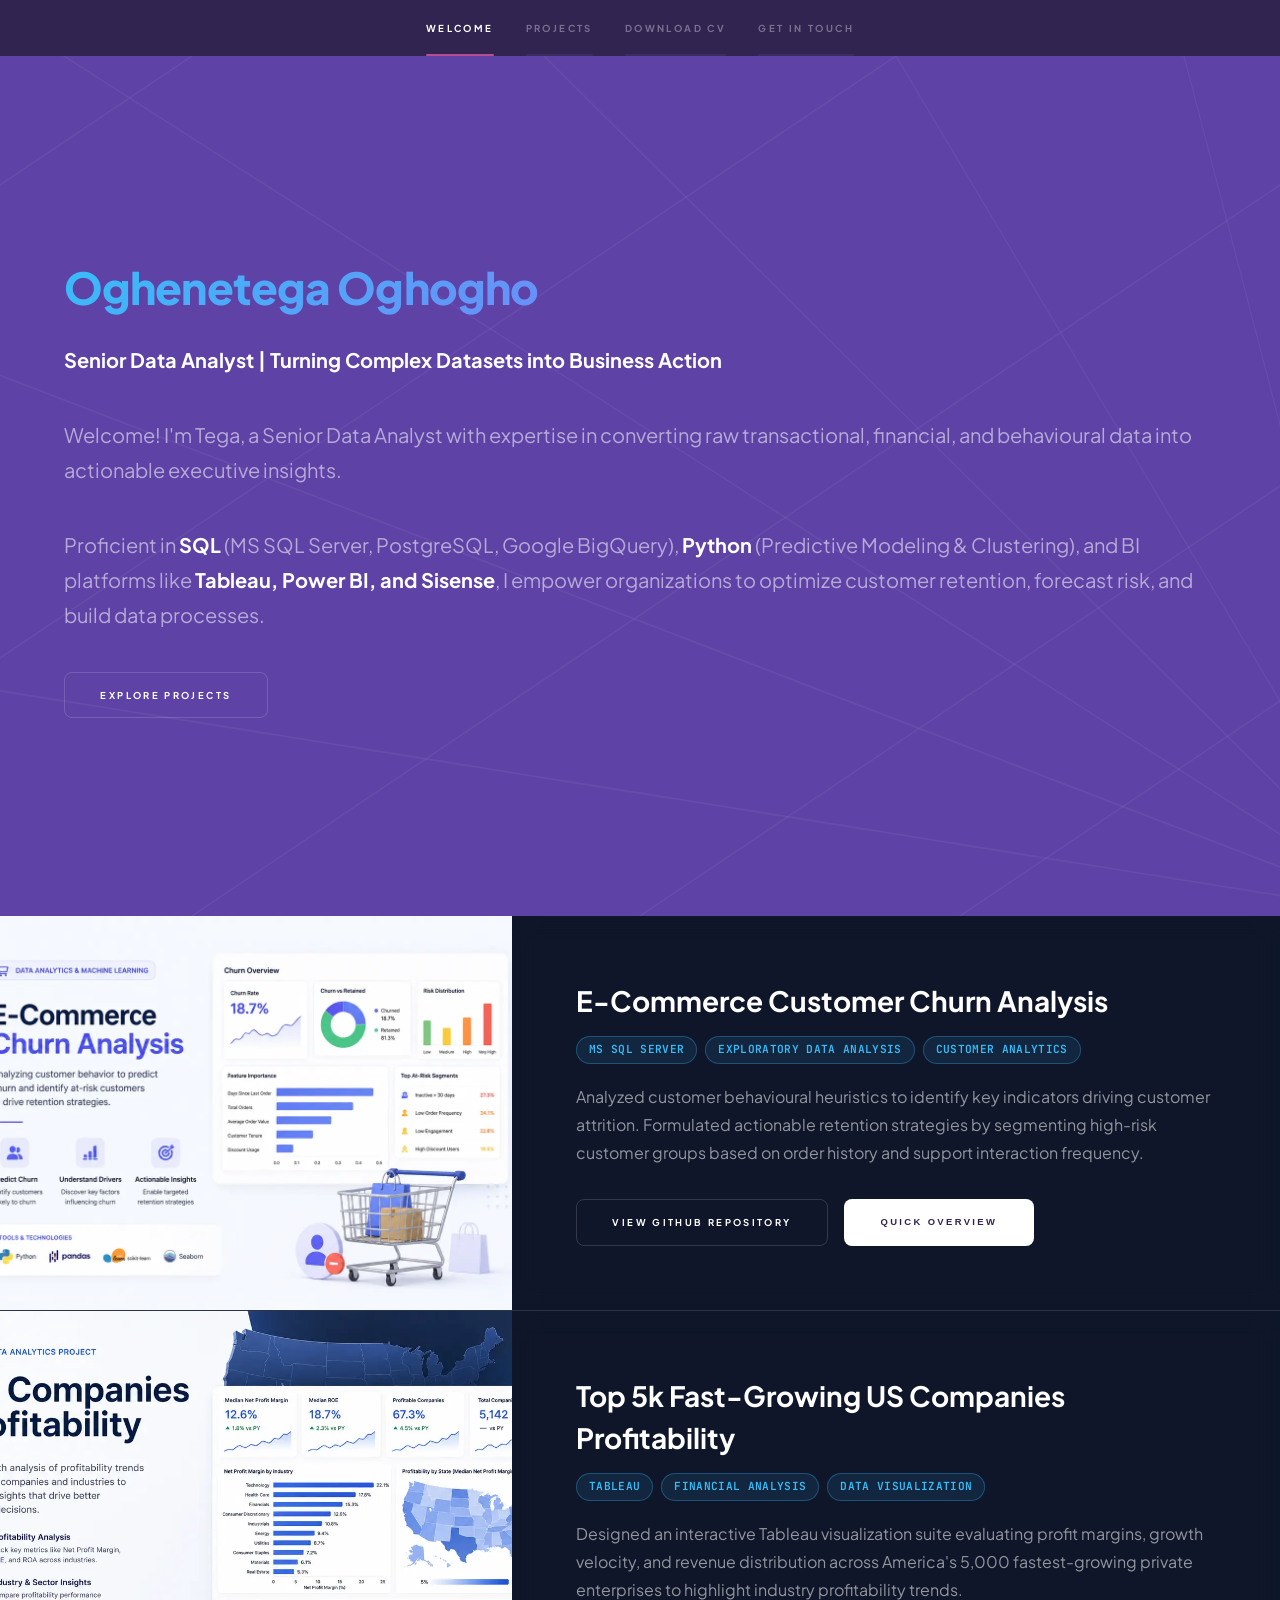
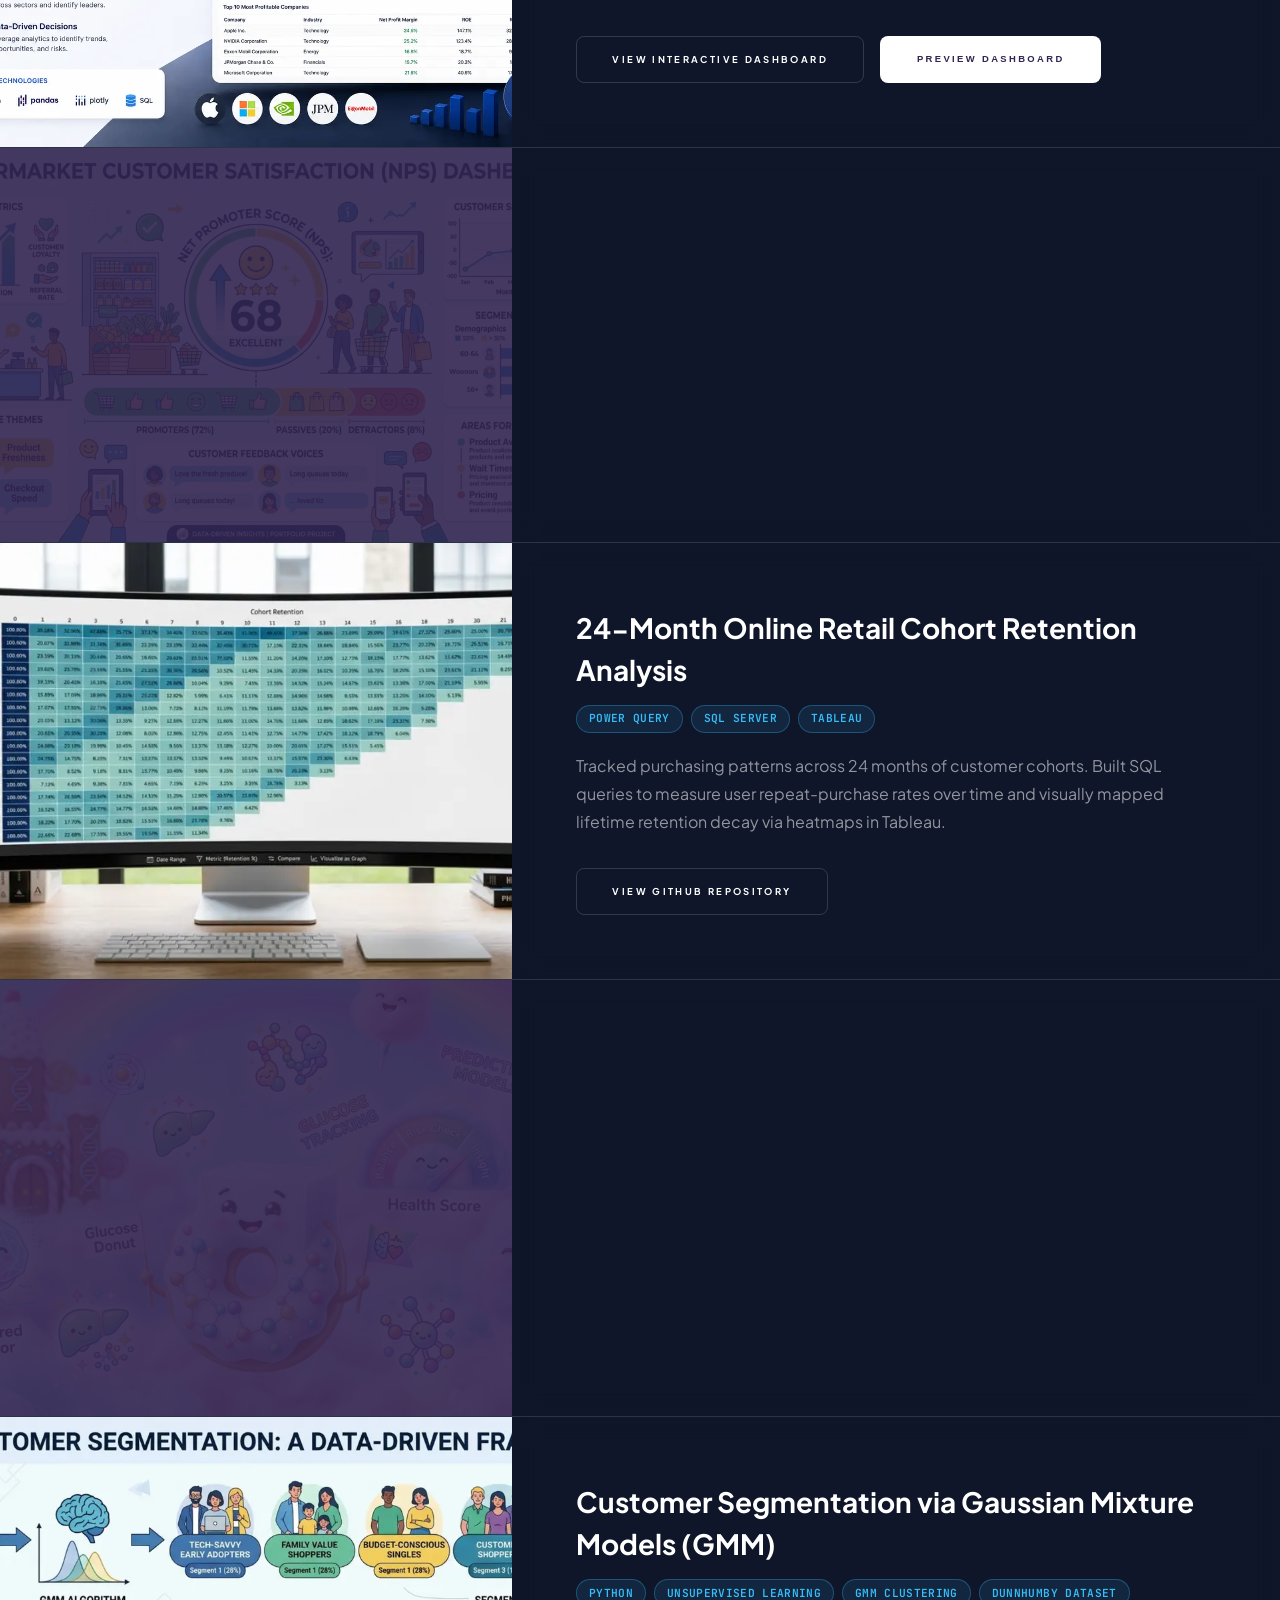
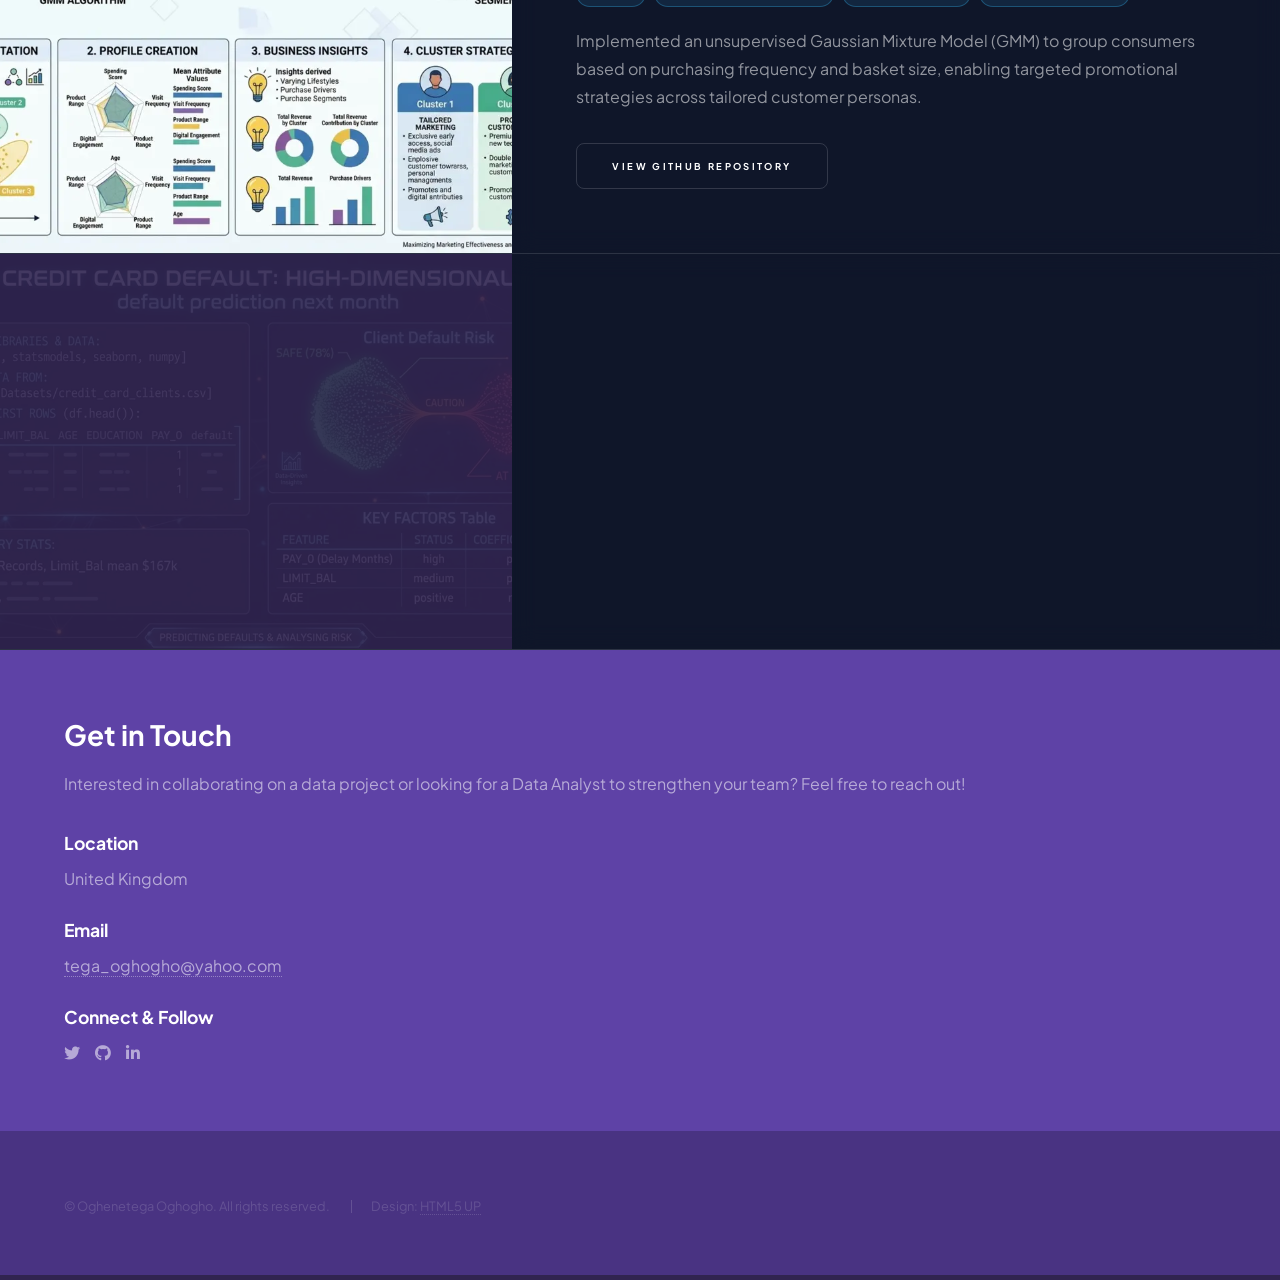
<file: index.html>
<!DOCTYPE HTML>
<!--
	Hyperspace by HTML5 UP
	html5up.net | @ajlkn
	Free for personal and commercial use under the CCA 3.0 license (html5up.net/license)
-->
<html lang="en">
	<head>
		<title>Oghenetega Oghogho | Data Analyst Portfolio</title>
		<meta charset="utf-8" />
		<meta name="viewport" content="width=device-width, initial-scale=1" />
		<meta name="description" content="Portfolio of Oghenetega Oghogho, a Data Analyst specializing in SQL, Python, Tableau, and Power BI." />

		<!-- STEP 3: Open Graph / LinkedIn & Social Sharing Meta Tags -->
		<meta property="og:type" content="website" />
		<meta property="og:url" content="https://tegaoghoghox.github.io/" />
		<meta property="og:title" content="Oghenetega Oghogho | Data Analyst Portfolio" />
		<meta property="og:description" content="Explore data analytics projects spanning SQL, Python predictive modelling, Tableau dashboards, and customer segmentation." />
		<meta property="og:image" content="https://tegaoghoghox.github.io/assets/images/projects/e-commerce-churn.webp" />
		<meta property="og:image:width" content="1200" />
		<meta property="og:image:height" content="627" />

		<!-- Twitter / X Meta Tags -->
		<meta name="twitter:card" content="summary_large_image" />
		<meta name="twitter:title" content="Oghenetega Oghogho | Data Analyst Portfolio" />
		<meta name="twitter:description" content="Explore data analytics projects spanning SQL, Python predictive modelling, Tableau dashboards, and customer segmentation." />
		<meta name="twitter:image" content="https://tegaoghoghox.github.io/assets/images/projects/e-commerce-churn.webp" />

		<!-- STEP 1: Google Fonts (Plus Jakarta Sans & JetBrains Mono) -->
		<link rel="preconnect" href="https://fonts.googleapis.com">
		<link rel="preconnect" href="https://fonts.gstatic.com" crossorigin>
		<link href="https://fonts.googleapis.com/css2?family=JetBrains+Mono:wght@500;600&family=Plus+Jakarta+Sans:wght@400;600;700;800&display=swap" rel="stylesheet">

		<link rel="stylesheet" href="assets/css/main.css" />
		<noscript><link rel="stylesheet" href="assets/css/noscript.css" /></noscript>
	</head>
	<body class="is-preload">

		<!-- Sidebar -->
			<section id="sidebar">
				<div class="inner">
					<nav>
						<ul>
							<li><a href="#intro">Welcome</a></li>
							<li><a href="#one">Projects</a></li>
							<li><a href="Oghenetega Oghogho CV.pdf" target="_blank" rel="noopener noreferrer">Download CV</a></li>
							<li><a href="#two">Get in touch</a></li>
						</ul>
					</nav>
				</div>
			</section>

		<!-- Wrapper -->
			<div id="wrapper">

				<!-- Intro -->
					<section id="intro" class="wrapper style1 fullscreen fade-up">
						<div class="inner">
							<h1>Oghenetega Oghogho</h1>
							<p><strong>Senior Data Analyst | Turning Complex Datasets into Business Action</strong></p>
							<p>Welcome! I'm Tega, a Senior Data Analyst with expertise in converting raw transactional, financial, and behavioural data into actionable executive insights.</p>
							<p>Proficient in <strong>SQL</strong> (MS SQL Server, PostgreSQL, Google BigQuery), <strong>Python</strong> (Predictive Modeling & Clustering), and BI platforms like <strong>Tableau, Power BI, and Sisense</strong>, I empower organizations to optimize customer retention, forecast risk, and build data processes.</p>
							<ul class="actions">
								<li><a href="#one" class="button scrolly">Explore Projects</a></li>
							</ul>
						</div>
					</section>

				<!-- One: Projects Section -->
					<section id="one" class="wrapper style2 spotlights">
						
						<!-- Project 1 -->
						<section>
							<a href="https://github.com/TegaOghoghoX/ECommerce_Churn" target="_blank" rel="noopener noreferrer" class="image">
								<img src="assets/css/images/e-commerce-churn.webp" alt="E-Commerce Churn Analysis Dashboard" />
							</a>
							<div class="content">
								<div class="inner">
									<h2>E-Commerce Customer Churn Analysis</h2>
									<ul class="tech-tags">
										<li>MS SQL Server</li>
										<li>Exploratory Data Analysis</li>
										<li>Customer Analytics</li>
									</ul>
									<p>Analyzed customer behavioural heuristics to identify key indicators driving customer attrition. Formulated actionable retention strategies by segmenting high-risk customer groups based on order history and support interaction frequency.</p>
									<ul class="actions">
										<li><a href="https://github.com/TegaOghoghoX/ECommerce_Churn" target="_blank" rel="noopener noreferrer" class="button">View GitHub Repository</a></li>
										<li><button type="button" class="button primary" data-modal-target="modal-churn">Quick Overview</button></li>
									</ul>
								</div>
							</div>
						</section>

						<!-- Project 2 -->
						<section>
							<a href="https://public.tableau.com/app/profile/tega6354/viz/5kFastestGrowingCompaniesinUS/TopCompanies" target="_blank" rel="noopener noreferrer" class="image">
								<img src="assets/css/images/us-companies-profitability.webp" alt="US Fast-Growing Companies Dashboard" />
							</a>
							<div class="content">
								<div class="inner">
									<h2>Top 5k Fast-Growing US Companies Profitability</h2>
									<ul class="tech-tags">
										<li>Tableau</li>
										<li>Financial Analysis</li>
										<li>Data Visualization</li>
									</ul>
									<p>Designed an interactive Tableau visualization suite evaluating profit margins, growth velocity, and revenue distribution across America's 5,000 fastest-growing private enterprises to highlight industry profitability trends.</p>
									<ul class="actions">
										<li><a href="https://public.tableau.com/app/profile/tega6354/viz/5kFastestGrowingCompaniesinUS/TopCompanies" target="_blank" rel="noopener noreferrer" class="button">View Interactive Dashboard</a></li>
										<li><button type="button" class="button primary" data-modal-target="modal-tableau-5k">Preview Dashboard</button></li>
									</ul>
								</div>
							</div>
						</section>

						<!-- Project 3 -->
						<section>
							<a href="https://github.com/TegaOghoghoX/Supermarket-NPS" target="_blank" rel="noopener noreferrer" class="image">
								<img src="assets/css/images/supermarket-nps.webp" alt="Supermarket NPS Dashboard" />
							</a>
							<div class="content">
								<div class="inner">
									<h2>Supermarket Sales & NPS Performance</h2>
									<ul class="tech-tags">
										<li>SQL</li>
										<li>Tableau</li>
										<li>Customer Sentiment Analysis</li>
									</ul>
									<p>Processed raw retail transaction data in SQL and engineered a dynamic Tableau dashboard tracking Net Promoter Score (NPS) trends, linking customer satisfaction metrics directly to branch sales output.</p>
									<ul class="actions">
										<li><a href="https://github.com/TegaOghoghoX/Supermarket-NPS" target="_blank" rel="noopener noreferrer" class="button">View GitHub Repository</a></li>
									</ul>
								</div>
							</div>
						</section>

						<!-- Project 4 -->
						<section>
							<a href="https://github.com/TegaOghoghoX/Online-Retail-Store-Cohort-Analysis" target="_blank" rel="noopener noreferrer" class="image">
								<img src="assets/css/images/cohort-retention.webp" alt="Cohort Retention Analysis Heatmap" />
							</a>
							<div class="content">
								<div class="inner">
									<h2>24-Month Online Retail Cohort Retention Analysis</h2>
									<ul class="tech-tags">
										<li>Power Query</li>
										<li>SQL Server</li>
										<li>Tableau</li>
									</ul>
									<p>Tracked purchasing patterns across 24 months of customer cohorts. Built SQL queries to measure user repeat-purchase rates over time and visually mapped lifetime retention decay via heatmaps in Tableau.</p>
									<ul class="actions">
										<li><a href="https://github.com/TegaOghoghoX/Online-Retail-Store-Cohort-Analysis" target="_blank" rel="noopener noreferrer" class="button">View GitHub Repository</a></li>
									</ul>
								</div>
							</div>
						</section>

						<!-- Project 5 -->
						<section>
							<a href="https://github.com/TegaOghoghoX/Diabetes-Prediction" target="_blank" rel="noopener noreferrer" class="image">
								<img src="assets/css/images/diabetes-prediction.webp" alt="Diabetes Prediction Predictive Model" />
							</a>
							<div class="content">
								<div class="inner">
									<h2>Predictive Health Modeling: Diabetes Likelihood</h2>
									<ul class="tech-tags">
										<li>Python</li>
										<li>Scikit-Learn</li>
										<li>Logistic Regression</li>
										<li>Google Colab</li>
									</ul>
									<p>Developed a binary classification model in Python utilizing logistic regression to evaluate diagnostic metrics and predict diabetes onset risk in patients with high statistical reliability.</p>
									<ul class="actions">
										<li><a href="https://github.com/TegaOghoghoX/Diabetes-Prediction" target="_blank" rel="noopener noreferrer" class="button">View GitHub Repository</a></li>
									</ul>
								</div>
							</div>
						</section>

						<!-- Project 6 -->
						<section>
							<a href="https://github.com/TegaOghoghoX/GMM-Segmentation-Dunnhumby" target="_blank" rel="noopener noreferrer" class="image">
								<img src="assets/css/images/gmm-customer-segmentation.webp" alt="GMM Customer Segmentation Visualization" />
							</a>
							<div class="content">
								<div class="inner">
									<h2>Customer Segmentation via Gaussian Mixture Models (GMM)</h2>
									<ul class="tech-tags">
										<li>Python</li>
										<li>Unsupervised Learning</li>
										<li>GMM Clustering</li>
										<li>Dunnhumby Dataset</li>
									</ul>
									<p>Implemented an unsupervised Gaussian Mixture Model (GMM) to group consumers based on purchasing frequency and basket size, enabling targeted promotional strategies across tailored customer personas.</p>
									<ul class="actions">
										<li><a href="https://github.com/TegaOghoghoX/GMM-Segmentation-Dunnhumby" target="_blank" rel="noopener noreferrer" class="button">View GitHub Repository</a></li>
									</ul>
								</div>
							</div>
						</section>

						<!-- Project 7 -->
						<section>
							<a href="https://github.com/TegaOghoghoX/Credit-Card-Defaults" target="_blank" rel="noopener noreferrer" class="image">
								<img src="assets/css/images/credit-card-defaults.webp" alt="Credit Card Default Risk Assessment" />
							</a>
							<div class="content">
								<div class="inner">
									<h2>FinTech Credit Card Default Risk Prediction</h2>
									<ul class="tech-tags">
										<li>Python</li>
										<li>Predictive Analytics</li>
										<li>Risk Modeling</li>
									</ul>
									<p>Executed exploratory data analysis and built a logistic regression predictive pipeline in Python to forecast client credit default probabilities, assisting in financial risk mitigation strategies.</p>
									<ul class="actions">
										<li><a href="https://github.com/TegaOghoghoX/Credit-Card-Defaults" target="_blank" rel="noopener noreferrer" class="button">View GitHub Repository</a></li>
									</ul>
								</div>
							</div>
						</section>

					</section>

			<!-- Two: Contact Section -->
					<section id="two" class="wrapper style1 fade-up">
						<div class="inner">
							<h2>Get in Touch</h2>
							<p>Interested in collaborating on a data project or looking for a Data Analyst to strengthen your team? Feel free to reach out!</p>
							<section>
								<ul class="contact">
									<li>
										<h3>Location</h3>
										<span>United Kingdom</span>
									</li>
									<li>
										<h3>Email</h3>
										<a href="mailto:tega_oghogho@yahoo.com">tega_oghogho@yahoo.com</a>
									</li>
									<li>
										<h3>Connect & Follow</h3>
										<ul class="icons">
											<li><a href="https://twitter.com/TegaOghogho" target="_blank" rel="noopener noreferrer" class="icon brands fa-twitter"><span class="label">Twitter</span></a></li>
											<li><a href="https://github.com/TegaOghoghoX" target="_blank" rel="noopener noreferrer" class="icon brands fa-github"><span class="label">GitHub</span></a></li>
											<li><a href="https://www.linkedin.com/in/oghenetega-oghogho-454598167/" target="_blank" rel="noopener noreferrer" class="icon brands fa-linkedin-in"><span class="label">LinkedIn</span></a></li>
										</ul>
									</li>
								</ul>
							</section>
						</div>
					</section>

				<!-- Footer (Moved INSIDE #wrapper) -->
					<footer id="footer" class="wrapper style1-alt">
						<div class="inner">
							<ul class="menu">
								<li>&copy; Oghenetega Oghogho. All rights reserved.</li>
								<li>Design: <a href="http://html5up.net" target="_blank" rel="noopener noreferrer">HTML5 UP</a></li>
							</ul>
						</div>
					</footer>

			</div> <!-- #wrapper ends HERE -->

		<!-- STEP 4: Interactive Dashboard Modals -->
		<!-- Modal 1: E-Commerce Churn -->
		<div id="modal-churn" class="modal" aria-hidden="true" role="dialog" aria-labelledby="modal-churn-title">
			<div class="modal-overlay" data-modal-close></div>
			<div class="modal-card">
				<header class="modal-header">
					<h3 id="modal-churn-title">E-Commerce Customer Churn Analysis</h3>
					<button type="button" class="modal-close-btn" aria-label="Close modal" data-modal-close>&times;</button>
				</header>
				<div class="modal-body">
					<h4>Key Project Highlights</h4>
					<ul>
						<li><strong>Database Querying:</strong> Constructed complex SQL queries in MS SQL Server to aggregate customer purchase intervals and support ticket history.</li>
						<li><strong>Insight:</strong> Identified that customers with over 3 unresolved tickets had an 80% higher probability of churning within 30 days.</li>
						<li><strong>Outcome:</strong> Recommended automated re-engagement offers for flagged accounts.</li>
					</ul>
				</div>
				<footer class="modal-footer">
					<a href="https://github.com/TegaOghoghoX/ECommerce_Churn" target="_blank" rel="noopener noreferrer" class="button">Go to Repository</a>
					<button type="button" class="button primary" data-modal-close>Close</button>
				</footer>
			</div>
		</div>

		<!-- Modal 2: US Companies Tableau Preview -->
		<div id="modal-tableau-5k" class="modal" aria-hidden="true" role="dialog" aria-labelledby="modal-tableau-title">
			<div class="modal-overlay" data-modal-close></div>
			<div class="modal-card modal-lg">
				<header class="modal-header">
					<h3 id="modal-tableau-title">Top 5k Fast-Growing US Companies</h3>
					<button type="button" class="modal-close-btn" aria-label="Close modal" data-modal-close>&times;</button>
				</header>
				<div class="modal-body">
					<p>Explore full interactive metrics directly on Tableau Public below:</p>
					<div class="iframe-container">
						<iframe src="https://public.tableau.com/views/5kFastestGrowingCompaniesinUS/TopCompanies?:showVizHome=no&:embed=true" title="Top 5k Fast-Growing US Companies Dashboard" width="100%" height="400" frameborder="0"></iframe>
					</div>
				</div>
				<footer class="modal-footer">
					<a href="https://public.tableau.com/app/profile/tega6354/viz/5kFastestGrowingCompaniesinUS/TopCompanies" target="_blank" rel="noopener noreferrer" class="button">Open Full Screen in Tableau</a>
					<button type="button" class="button primary" data-modal-close>Close</button>
				</footer>
			</div>
		</div>

		<!-- Scripts -->
			<script src="assets/js/jquery.min.js" defer></script>
			<script src="assets/js/jquery.scrollex.min.js" defer></script>
			<script src="assets/js/jquery.scrolly.min.js" defer></script>
			<script src="assets/js/browser.min.js" defer></script>
			<script src="assets/js/breakpoints.min.js" defer></script>
			<script src="assets/js/util.js" defer></script>
			<script src="assets/js/main.js" defer></script>
			<script src="assets/js/modal.js" defer></script>

	</body>
</html>
</file>
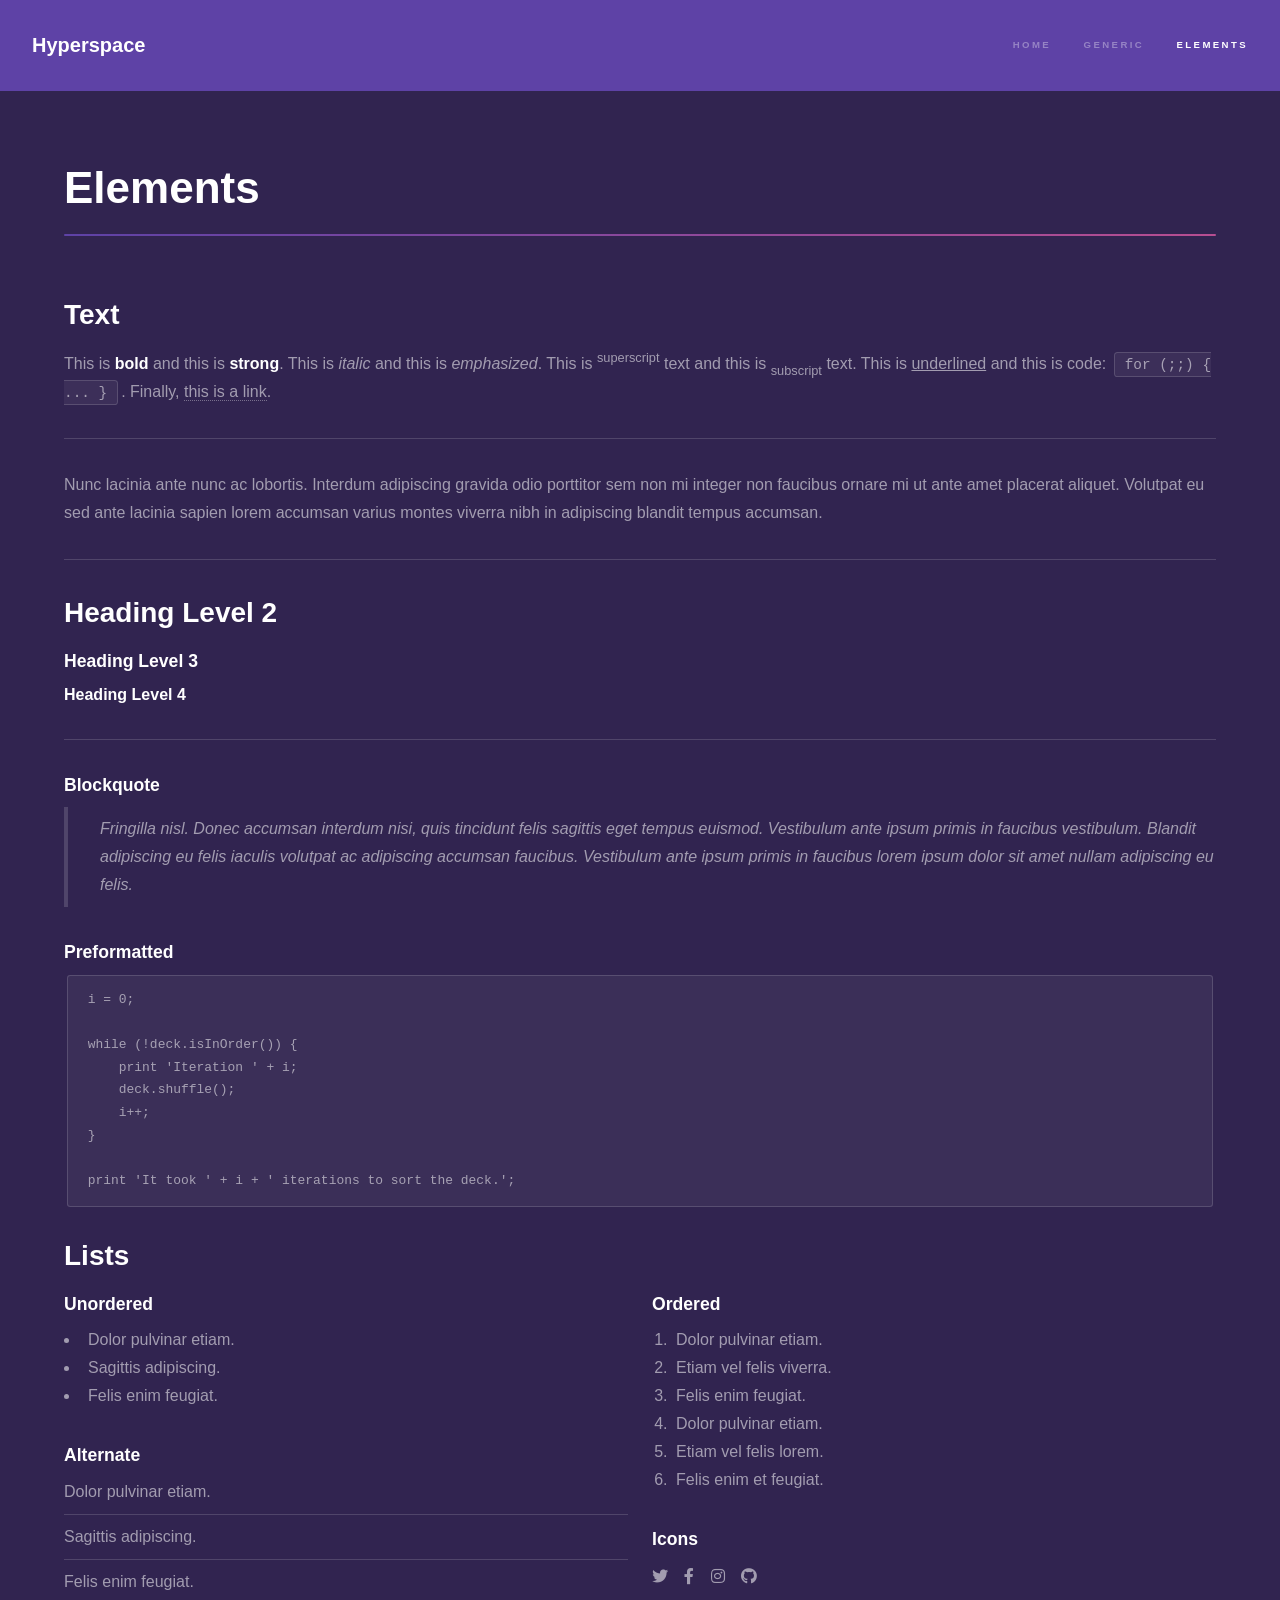
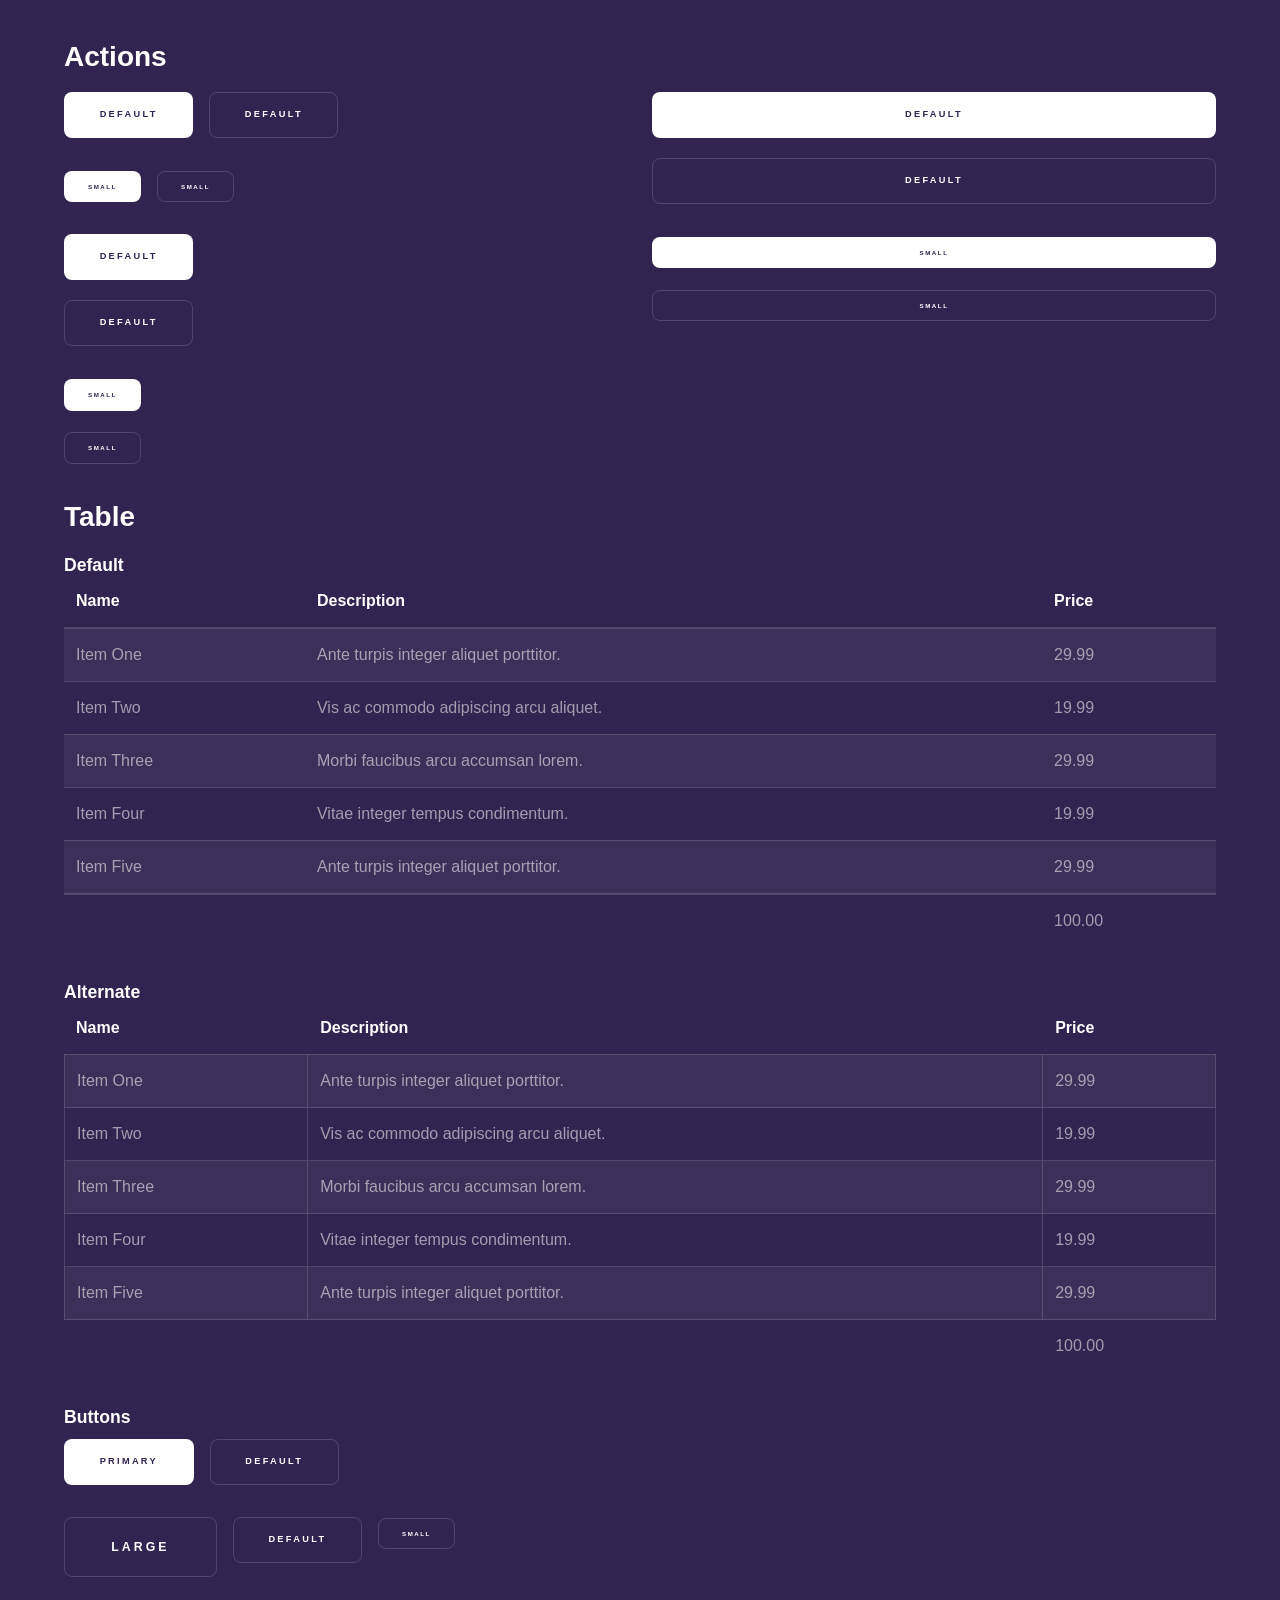
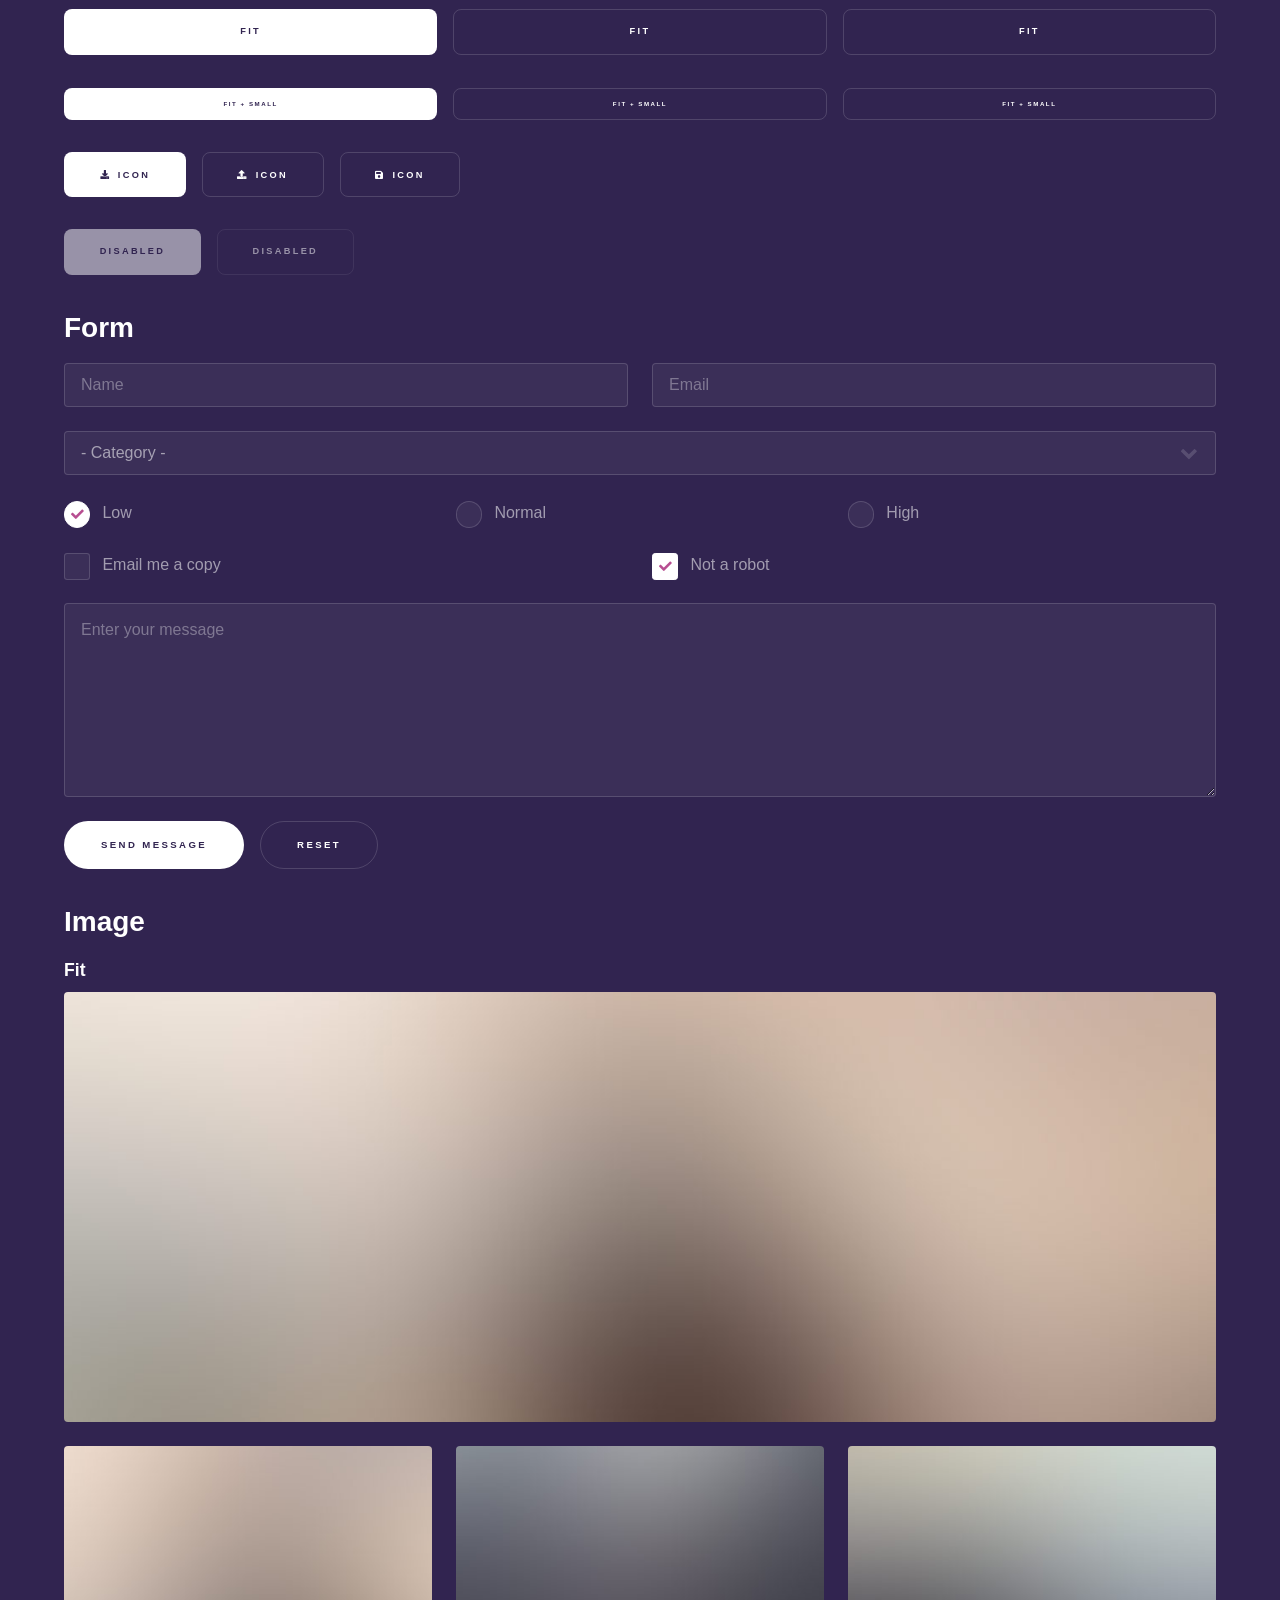
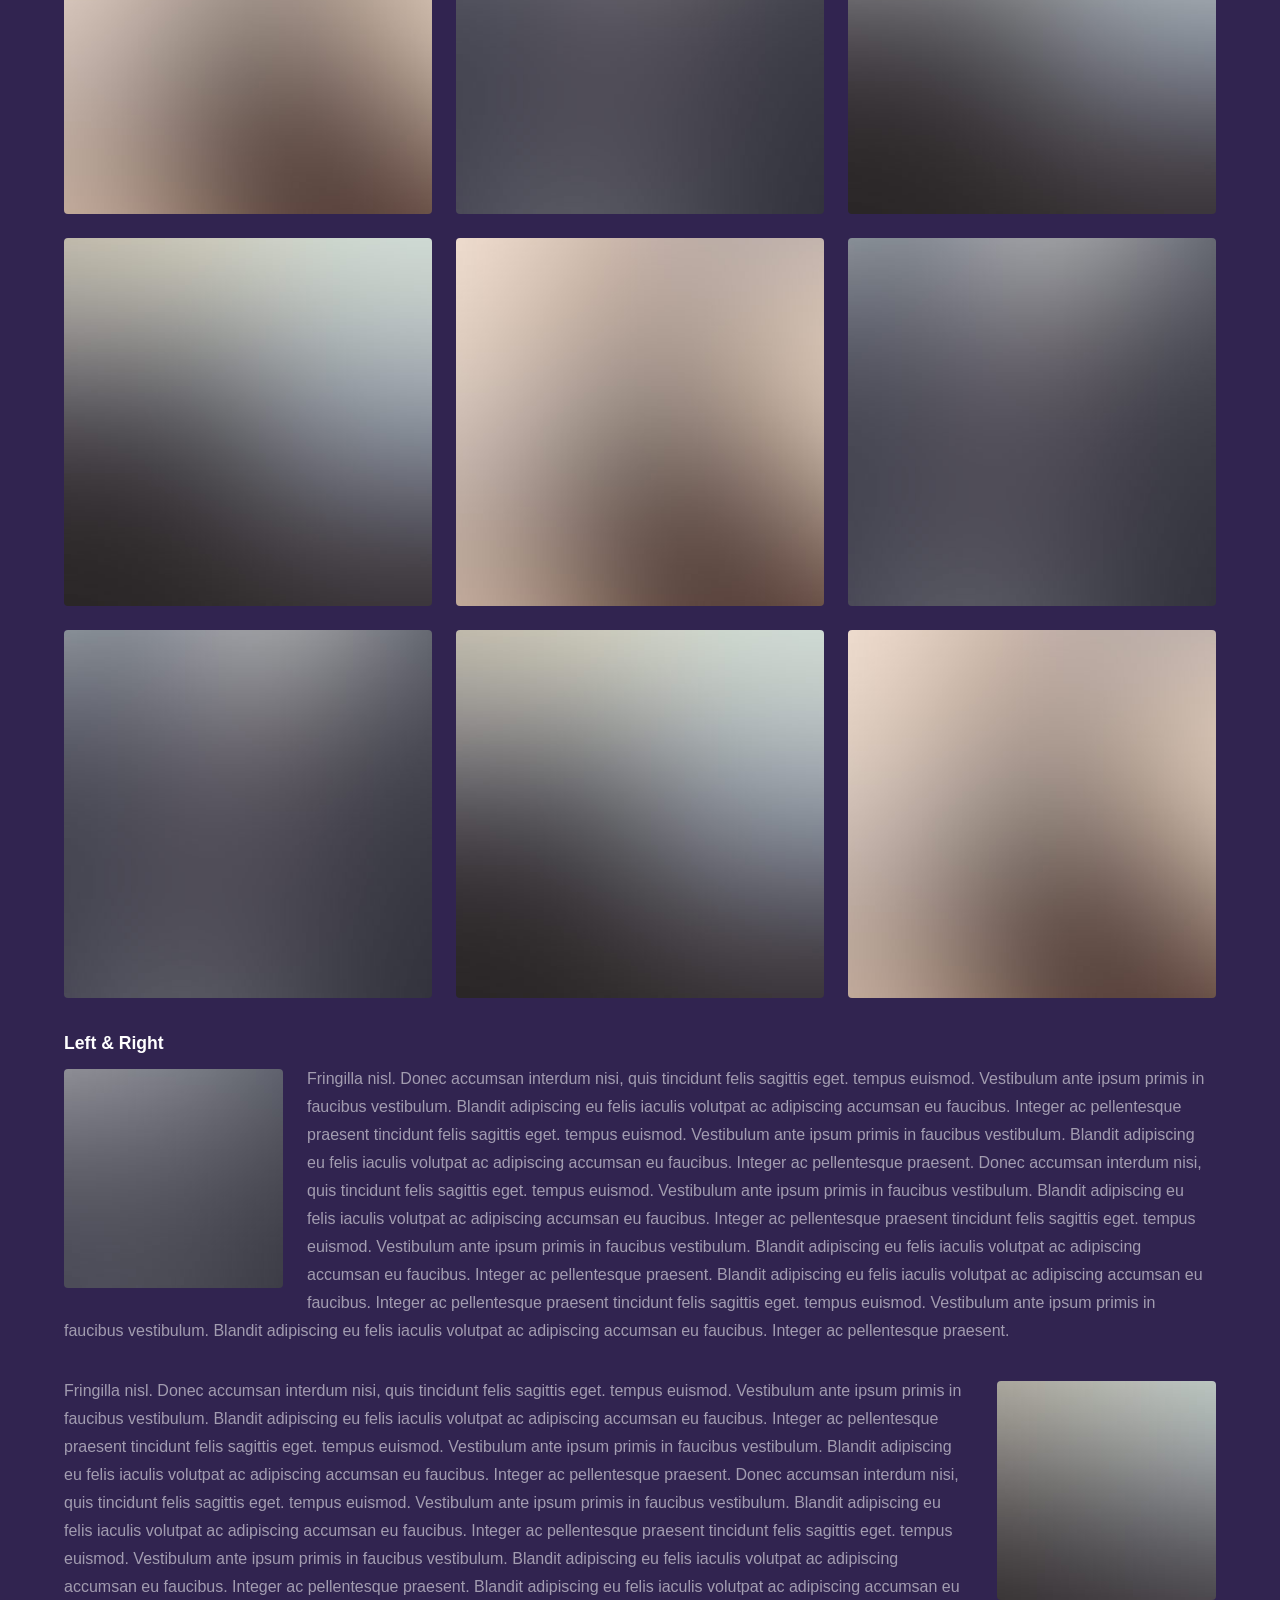
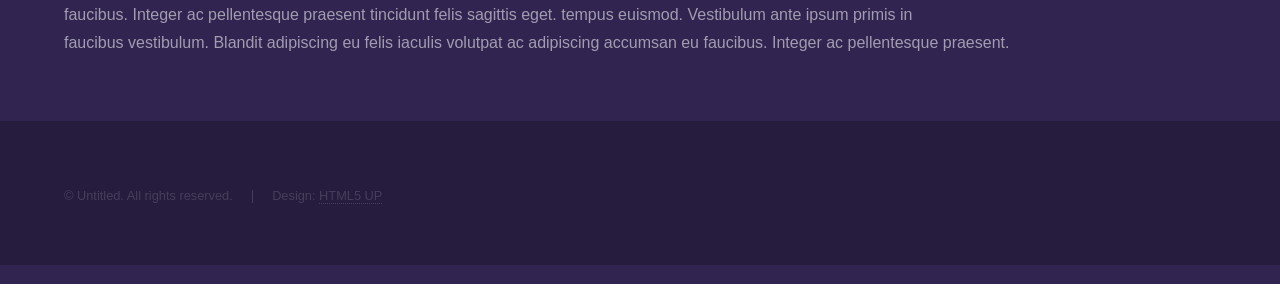
<file: elements.html>
<!DOCTYPE HTML>
<!--
	Hyperspace by HTML5 UP
	html5up.net | @ajlkn
	Free for personal and commercial use under the CCA 3.0 license (html5up.net/license)
-->
<html>
	<head>
		<title>Elements - Hyperspace by HTML5 UP</title>
		<meta charset="utf-8" />
		<meta name="viewport" content="width=device-width, initial-scale=1, user-scalable=no" />
		<link rel="stylesheet" href="assets/css/main.css" />
		<noscript><link rel="stylesheet" href="assets/css/noscript.css" /></noscript>
	</head>
	<body class="is-preload">

		<!-- Header -->
			<header id="header">
				<a href="index.html" class="title">Hyperspace</a>
				<nav>
					<ul>
						<li><a href="index.html">Home</a></li>
						<li><a href="generic.html">Generic</a></li>
						<li><a href="elements.html"  class="active">Elements</a></li>
					</ul>
				</nav>
			</header>

		<!-- Wrapper -->
			<div id="wrapper">

				<!-- Main -->
					<section id="main" class="wrapper">
						<div class="inner">
							<h1 class="major">Elements</h1>

							<!-- Text -->
								<section>
									<h2>Text</h2>
									<p>This is <b>bold</b> and this is <strong>strong</strong>. This is <i>italic</i> and this is <em>emphasized</em>.
									This is <sup>superscript</sup> text and this is <sub>subscript</sub> text.
									This is <u>underlined</u> and this is code: <code>for (;;) { ... }</code>. Finally, <a href="#">this is a link</a>.</p>
									<hr />
									<p>Nunc lacinia ante nunc ac lobortis. Interdum adipiscing gravida odio porttitor sem non mi integer non faucibus ornare mi ut ante amet placerat aliquet. Volutpat eu sed ante lacinia sapien lorem accumsan varius montes viverra nibh in adipiscing blandit tempus accumsan.</p>
									<hr />
									<h2>Heading Level 2</h2>
									<h3>Heading Level 3</h3>
									<h4>Heading Level 4</h4>
									<hr />
									<h3>Blockquote</h3>
									<blockquote>Fringilla nisl. Donec accumsan interdum nisi, quis tincidunt felis sagittis eget tempus euismod. Vestibulum ante ipsum primis in faucibus vestibulum. Blandit adipiscing eu felis iaculis volutpat ac adipiscing accumsan faucibus. Vestibulum ante ipsum primis in faucibus lorem ipsum dolor sit amet nullam adipiscing eu felis.</blockquote>
									<h3>Preformatted</h3>
									<pre><code>i = 0;

while (!deck.isInOrder()) {
    print 'Iteration ' + i;
    deck.shuffle();
    i++;
}

print 'It took ' + i + ' iterations to sort the deck.';</code></pre>
								</section>

							<!-- Lists -->
								<section>
									<h2>Lists</h2>
									<div class="row">
										<div class="col-6 col-12-medium">
											<h3>Unordered</h3>
											<ul>
												<li>Dolor pulvinar etiam.</li>
												<li>Sagittis adipiscing.</li>
												<li>Felis enim feugiat.</li>
											</ul>
											<h3>Alternate</h3>
											<ul class="alt">
												<li>Dolor pulvinar etiam.</li>
												<li>Sagittis adipiscing.</li>
												<li>Felis enim feugiat.</li>
											</ul>
										</div>
										<div class="col-6 col-12-medium">
											<h3>Ordered</h3>
											<ol>
												<li>Dolor pulvinar etiam.</li>
												<li>Etiam vel felis viverra.</li>
												<li>Felis enim feugiat.</li>
												<li>Dolor pulvinar etiam.</li>
												<li>Etiam vel felis lorem.</li>
												<li>Felis enim et feugiat.</li>
											</ol>
											<h3>Icons</h3>
											<ul class="icons">
												<li><a href="#" class="icon brands fa-twitter"><span class="label">Twitter</span></a></li>
												<li><a href="#" class="icon brands fa-facebook-f"><span class="label">Facebook</span></a></li>
												<li><a href="#" class="icon brands fa-instagram"><span class="label">Instagram</span></a></li>
												<li><a href="#" class="icon brands fa-github"><span class="label">Github</span></a></li>
											</ul>
										</div>
									</div>
									<h2>Actions</h2>
									<div class="row">
										<div class="col-6 col-12-medium">
											<ul class="actions">
												<li><a href="#" class="button primary">Default</a></li>
												<li><a href="#" class="button">Default</a></li>
											</ul>
											<ul class="actions small">
												<li><a href="#" class="button primary small">Small</a></li>
												<li><a href="#" class="button small">Small</a></li>
											</ul>
											<ul class="actions stacked">
												<li><a href="#" class="button primary">Default</a></li>
												<li><a href="#" class="button">Default</a></li>
											</ul>
											<ul class="actions stacked">
												<li><a href="#" class="button primary small">Small</a></li>
												<li><a href="#" class="button small">Small</a></li>
											</ul>
										</div>
										<div class="col-6 col-12-medium">
											<ul class="actions stacked">
												<li><a href="#" class="button primary fit">Default</a></li>
												<li><a href="#" class="button fit">Default</a></li>
											</ul>
											<ul class="actions stacked">
												<li><a href="#" class="button primary small fit">Small</a></li>
												<li><a href="#" class="button small fit">Small</a></li>
											</ul>
										</div>
									</div>
								</section>

							<!-- Table -->
								<section>
									<h2>Table</h2>
									<h3>Default</h3>
									<div class="table-wrapper">
										<table>
											<thead>
												<tr>
													<th>Name</th>
													<th>Description</th>
													<th>Price</th>
												</tr>
											</thead>
											<tbody>
												<tr>
													<td>Item One</td>
													<td>Ante turpis integer aliquet porttitor.</td>
													<td>29.99</td>
												</tr>
												<tr>
													<td>Item Two</td>
													<td>Vis ac commodo adipiscing arcu aliquet.</td>
													<td>19.99</td>
												</tr>
												<tr>
													<td>Item Three</td>
													<td> Morbi faucibus arcu accumsan lorem.</td>
													<td>29.99</td>
												</tr>
												<tr>
													<td>Item Four</td>
													<td>Vitae integer tempus condimentum.</td>
													<td>19.99</td>
												</tr>
												<tr>
													<td>Item Five</td>
													<td>Ante turpis integer aliquet porttitor.</td>
													<td>29.99</td>
												</tr>
											</tbody>
											<tfoot>
												<tr>
													<td colspan="2"></td>
													<td>100.00</td>
												</tr>
											</tfoot>
										</table>
									</div>

									<h3>Alternate</h3>
									<div class="table-wrapper">
										<table class="alt">
											<thead>
												<tr>
													<th>Name</th>
													<th>Description</th>
													<th>Price</th>
												</tr>
											</thead>
											<tbody>
												<tr>
													<td>Item One</td>
													<td>Ante turpis integer aliquet porttitor.</td>
													<td>29.99</td>
												</tr>
												<tr>
													<td>Item Two</td>
													<td>Vis ac commodo adipiscing arcu aliquet.</td>
													<td>19.99</td>
												</tr>
												<tr>
													<td>Item Three</td>
													<td> Morbi faucibus arcu accumsan lorem.</td>
													<td>29.99</td>
												</tr>
												<tr>
													<td>Item Four</td>
													<td>Vitae integer tempus condimentum.</td>
													<td>19.99</td>
												</tr>
												<tr>
													<td>Item Five</td>
													<td>Ante turpis integer aliquet porttitor.</td>
													<td>29.99</td>
												</tr>
											</tbody>
											<tfoot>
												<tr>
													<td colspan="2"></td>
													<td>100.00</td>
												</tr>
											</tfoot>
										</table>
									</div>
								</section>

							<!-- Buttons -->
								<section>
									<h3>Buttons</h3>
									<ul class="actions">
										<li><a href="#" class="button primary">Primary</a></li>
										<li><a href="#" class="button">Default</a></li>
									</ul>
									<ul class="actions">
										<li><a href="#" class="button large">Large</a></li>
										<li><a href="#" class="button">Default</a></li>
										<li><a href="#" class="button small">Small</a></li>
									</ul>
									<ul class="actions fit">
										<li><a href="#" class="button primary fit">Fit</a></li>
										<li><a href="#" class="button fit">Fit</a></li>
										<li><a href="#" class="button fit">Fit</a></li>
									</ul>
									<ul class="actions fit small">
										<li><a href="#" class="button primary fit small">Fit + Small</a></li>
										<li><a href="#" class="button fit small">Fit + Small</a></li>
										<li><a href="#" class="button fit small">Fit + Small</a></li>
									</ul>
									<ul class="actions">
										<li><a href="#" class="button primary icon solid fa-download">Icon</a></li>
										<li><a href="#" class="button icon solid fa-upload">Icon</a></li>
										<li><a href="#" class="button icon solid fa-save">Icon</a></li>
									</ul>
									<ul class="actions">
										<li><span class="button primary disabled">Disabled</span></li>
										<li><span class="button disabled">Disabled</span></li>
									</ul>
								</section>

							<!-- Form -->
								<section>
									<h2>Form</h2>
									<form method="post" action="#">
										<div class="row gtr-uniform">
											<div class="col-6 col-12-xsmall">
												<input type="text" name="demo-name" id="demo-name" value="" placeholder="Name" />
											</div>
											<div class="col-6 col-12-xsmall">
												<input type="email" name="demo-email" id="demo-email" value="" placeholder="Email" />
											</div>
											<div class="col-12">
												<select name="demo-category" id="demo-category">
													<option value="">- Category -</option>
													<option value="1">Manufacturing</option>
													<option value="1">Shipping</option>
													<option value="1">Administration</option>
													<option value="1">Human Resources</option>
												</select>
											</div>
											<div class="col-4 col-12-small">
												<input type="radio" id="demo-priority-low" name="demo-priority" checked>
												<label for="demo-priority-low">Low</label>
											</div>
											<div class="col-4 col-12-small">
												<input type="radio" id="demo-priority-normal" name="demo-priority">
												<label for="demo-priority-normal">Normal</label>
											</div>
											<div class="col-4 col-12-small">
												<input type="radio" id="demo-priority-high" name="demo-priority">
												<label for="demo-priority-high">High</label>
											</div>
											<div class="col-6 col-12-small">
												<input type="checkbox" id="demo-copy" name="demo-copy">
												<label for="demo-copy">Email me a copy</label>
											</div>
											<div class="col-6 col-12-small">
												<input type="checkbox" id="demo-human" name="demo-human" checked>
												<label for="demo-human">Not a robot</label>
											</div>
											<div class="col-12">
												<textarea name="demo-message" id="demo-message" placeholder="Enter your message" rows="6"></textarea>
											</div>
											<div class="col-12">
												<ul class="actions">
													<li><input type="submit" value="Send Message" class="primary" /></li>
													<li><input type="reset" value="Reset" /></li>
												</ul>
											</div>
										</div>
									</form>
								</section>

							<!-- Image -->
								<section>
									<h2>Image</h2>
									<h3>Fit</h3>
									<div class="box alt">
										<div class="row gtr-uniform">
											<div class="col-12"><span class="image fit"><img src="images/pic04.jpg" alt="" /></span></div>
											<div class="col-4"><span class="image fit"><img src="images/pic01.jpg" alt="" /></span></div>
											<div class="col-4"><span class="image fit"><img src="images/pic02.jpg" alt="" /></span></div>
											<div class="col-4"><span class="image fit"><img src="images/pic03.jpg" alt="" /></span></div>
											<div class="col-4"><span class="image fit"><img src="images/pic03.jpg" alt="" /></span></div>
											<div class="col-4"><span class="image fit"><img src="images/pic01.jpg" alt="" /></span></div>
											<div class="col-4"><span class="image fit"><img src="images/pic02.jpg" alt="" /></span></div>
											<div class="col-4"><span class="image fit"><img src="images/pic02.jpg" alt="" /></span></div>
											<div class="col-4"><span class="image fit"><img src="images/pic03.jpg" alt="" /></span></div>
											<div class="col-4"><span class="image fit"><img src="images/pic01.jpg" alt="" /></span></div>
										</div>
									</div>
									<h3>Left &amp; Right</h3>
									<p><span class="image left"><img src="images/pic05.jpg" alt="" /></span>Fringilla nisl. Donec accumsan interdum nisi, quis tincidunt felis sagittis eget. tempus euismod. Vestibulum ante ipsum primis in faucibus vestibulum. Blandit adipiscing eu felis iaculis volutpat ac adipiscing accumsan eu faucibus. Integer ac pellentesque praesent tincidunt felis sagittis eget. tempus euismod. Vestibulum ante ipsum primis in faucibus vestibulum. Blandit adipiscing eu felis iaculis volutpat ac adipiscing accumsan eu faucibus. Integer ac pellentesque praesent. Donec accumsan interdum nisi, quis tincidunt felis sagittis eget. tempus euismod. Vestibulum ante ipsum primis in faucibus vestibulum. Blandit adipiscing eu felis iaculis volutpat ac adipiscing accumsan eu faucibus. Integer ac pellentesque praesent tincidunt felis sagittis eget. tempus euismod. Vestibulum ante ipsum primis in faucibus vestibulum. Blandit adipiscing eu felis iaculis volutpat ac adipiscing accumsan eu faucibus. Integer ac pellentesque praesent. Blandit adipiscing eu felis iaculis volutpat ac adipiscing accumsan eu faucibus. Integer ac pellentesque praesent tincidunt felis sagittis eget. tempus euismod. Vestibulum ante ipsum primis in faucibus vestibulum. Blandit adipiscing eu felis iaculis volutpat ac adipiscing accumsan eu faucibus. Integer ac pellentesque praesent.</p>
									<p><span class="image right"><img src="images/pic06.jpg" alt="" /></span>Fringilla nisl. Donec accumsan interdum nisi, quis tincidunt felis sagittis eget. tempus euismod. Vestibulum ante ipsum primis in faucibus vestibulum. Blandit adipiscing eu felis iaculis volutpat ac adipiscing accumsan eu faucibus. Integer ac pellentesque praesent tincidunt felis sagittis eget. tempus euismod. Vestibulum ante ipsum primis in faucibus vestibulum. Blandit adipiscing eu felis iaculis volutpat ac adipiscing accumsan eu faucibus. Integer ac pellentesque praesent. Donec accumsan interdum nisi, quis tincidunt felis sagittis eget. tempus euismod. Vestibulum ante ipsum primis in faucibus vestibulum. Blandit adipiscing eu felis iaculis volutpat ac adipiscing accumsan eu faucibus. Integer ac pellentesque praesent tincidunt felis sagittis eget. tempus euismod. Vestibulum ante ipsum primis in faucibus vestibulum. Blandit adipiscing eu felis iaculis volutpat ac adipiscing accumsan eu faucibus. Integer ac pellentesque praesent. Blandit adipiscing eu felis iaculis volutpat ac adipiscing accumsan eu faucibus. Integer ac pellentesque praesent tincidunt felis sagittis eget. tempus euismod. Vestibulum ante ipsum primis in faucibus vestibulum. Blandit adipiscing eu felis iaculis volutpat ac adipiscing accumsan eu faucibus. Integer ac pellentesque praesent.</p>
								</section>

						</div>
					</section>

			</div>

		<!-- Footer -->
			<footer id="footer" class="wrapper alt">
				<div class="inner">
					<ul class="menu">
						<li>&copy; Untitled. All rights reserved.</li><li>Design: <a href="http://html5up.net">HTML5 UP</a></li>
					</ul>
				</div>
			</footer>

		<!-- Scripts -->
			<script src="assets/js/jquery.min.js"></script>
			<script src="assets/js/jquery.scrollex.min.js"></script>
			<script src="assets/js/jquery.scrolly.min.js"></script>
			<script src="assets/js/browser.min.js"></script>
			<script src="assets/js/breakpoints.min.js"></script>
			<script src="assets/js/util.js"></script>
			<script src="assets/js/main.js"></script>

	</body>
</html>
</file>
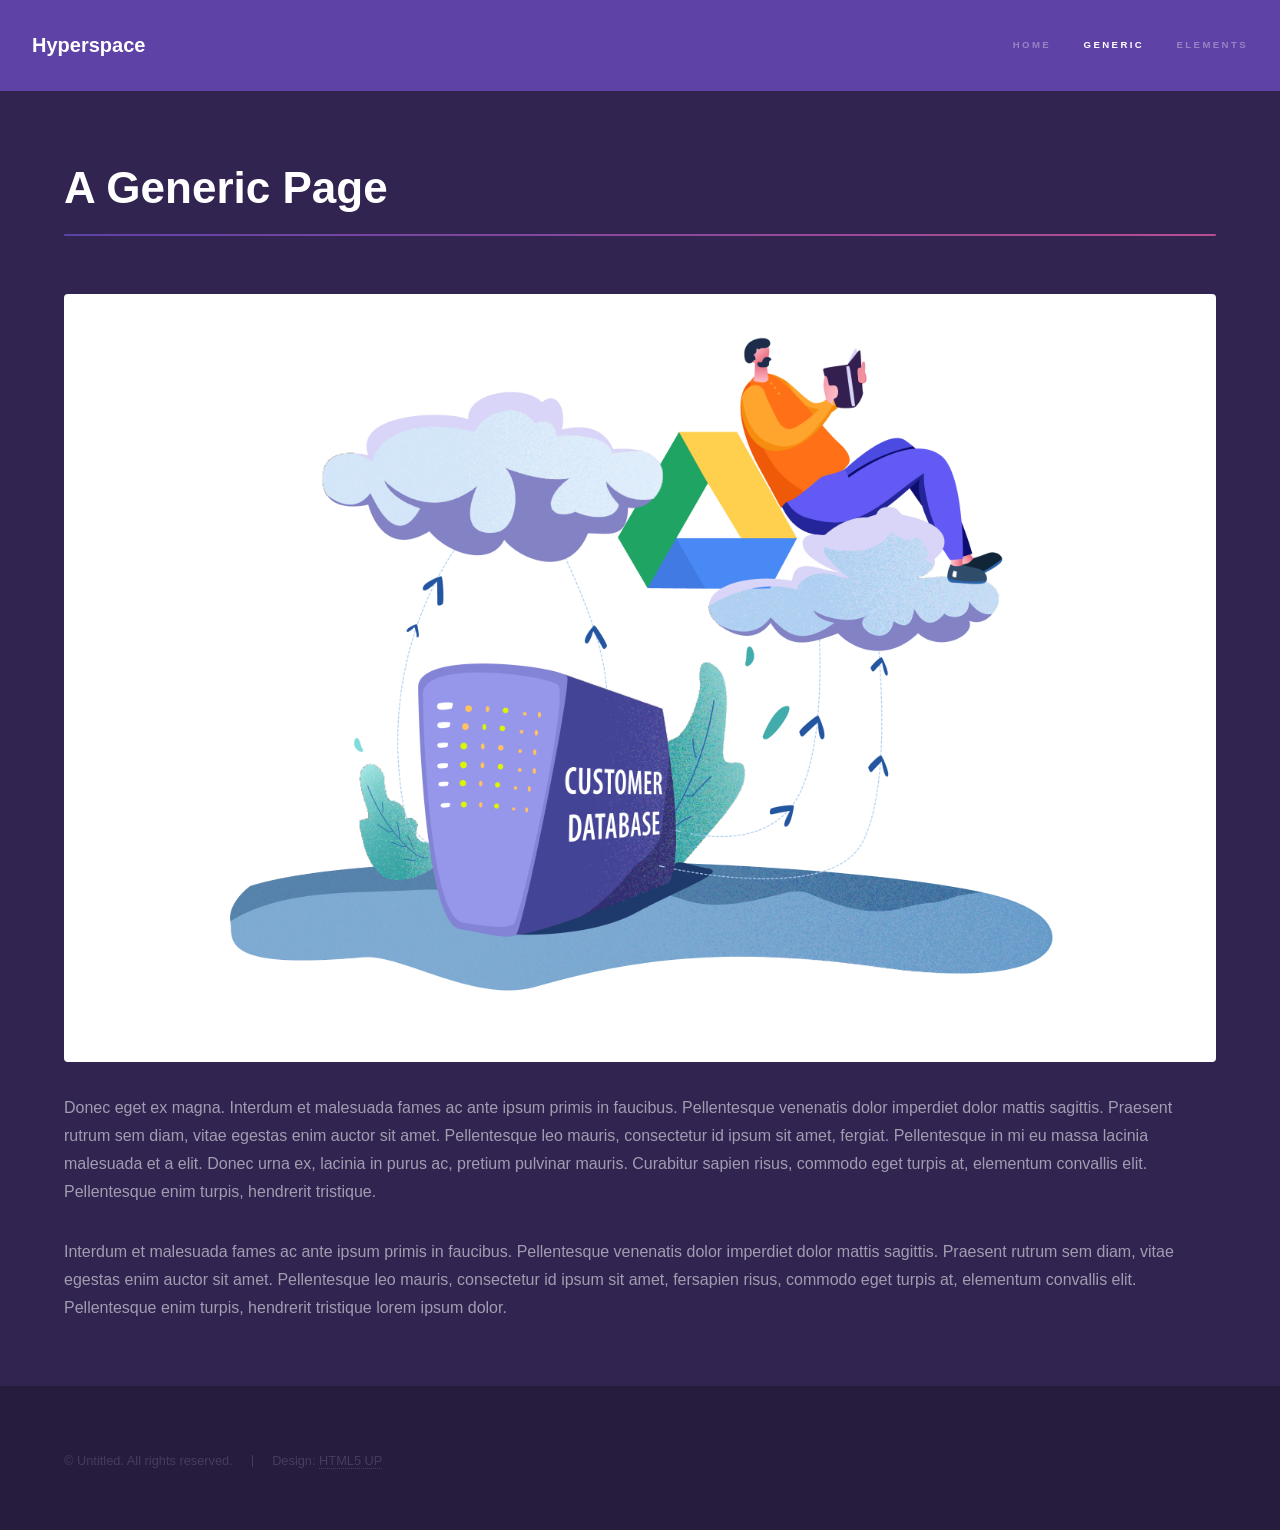
<file: generic.html>
<!DOCTYPE HTML>
<!--
	Hyperspace by HTML5 UP
	html5up.net | @ajlkn
	Free for personal and commercial use under the CCA 3.0 license (html5up.net/license)
-->
<html>
	<head>
		<title>Generic - Hyperspace by HTML5 UP</title>
		<meta charset="utf-8" />
		<meta name="viewport" content="width=device-width, initial-scale=1, user-scalable=no" />
		<link rel="stylesheet" href="assets/css/main.css" />
		<noscript><link rel="stylesheet" href="assets/css/noscript.css" /></noscript>
	</head>
	<body class="is-preload">

		<!-- Header -->
			<header id="header">
				<a href="index.html" class="title">Hyperspace</a>
				<nav>
					<ul>
						<li><a href="index.html">Home</a></li>
						<li><a href="generic.html" class="active">Generic</a></li>
						<li><a href="elements.html">Elements</a></li>
					</ul>
				</nav>
			</header>

		<!-- Wrapper -->
			<div id="wrapper">

				<!-- Main -->
					<section id="main" class="wrapper">
						<div class="inner">
							<h1 class="major">A Generic Page</h1>
							<span class="image fit"><img src="images\customer-database.jpg" alt="" /></span>
							<p>Donec eget ex magna. Interdum et malesuada fames ac ante ipsum primis in faucibus. Pellentesque venenatis dolor imperdiet dolor mattis sagittis. Praesent rutrum sem diam, vitae egestas enim auctor sit amet. Pellentesque leo mauris, consectetur id ipsum sit amet, fergiat. Pellentesque in mi eu massa lacinia malesuada et a elit. Donec urna ex, lacinia in purus ac, pretium pulvinar mauris. Curabitur sapien risus, commodo eget turpis at, elementum convallis elit. Pellentesque enim turpis, hendrerit tristique.</p>
							<p>Interdum et malesuada fames ac ante ipsum primis in faucibus. Pellentesque venenatis dolor imperdiet dolor mattis sagittis. Praesent rutrum sem diam, vitae egestas enim auctor sit amet. Pellentesque leo mauris, consectetur id ipsum sit amet, fersapien risus, commodo eget turpis at, elementum convallis elit. Pellentesque enim turpis, hendrerit tristique lorem ipsum dolor.</p>
						</div>
					</section>

			</div>

		<!-- Footer -->
			<footer id="footer" class="wrapper alt">
				<div class="inner">
					<ul class="menu">
						<li>&copy; Untitled. All rights reserved.</li><li>Design: <a href="http://html5up.net">HTML5 UP</a></li>
					</ul>
				</div>
			</footer>

		<!-- Scripts -->
			<script src="assets/js/jquery.min.js"></script>
			<script src="assets/js/jquery.scrollex.min.js"></script>
			<script src="assets/js/jquery.scrolly.min.js"></script>
			<script src="assets/js/browser.min.js"></script>
			<script src="assets/js/breakpoints.min.js"></script>
			<script src="assets/js/util.js"></script>
			<script src="assets/js/main.js"></script>

	</body>
</html>
</file>
<file: assets/css/noscript.css>
/*
	Hyperspace by HTML5 UP
	html5up.net | @ajlkn
	Free for personal and commercial use under the CCA 3.0 license (html5up.net/license)
*/

/* Spotlights */

	.spotlights > section > .image:before {
		opacity: 0 !important;
	}

	.spotlights > section > .content > .inner {
		-moz-transform: none !important;
		-webkit-transform: none !important;
		-ms-transform: none !important;
		transform: none !important;
		opacity: 1 !important;
	}

/* Wrapper */

	.wrapper > .inner {
		opacity: 1 !important;
		-moz-transform: none !important;
		-webkit-transform: none !important;
		-ms-transform: none !important;
		transform: none !important;
	}

/* Sidebar */

	#sidebar > .inner {
		opacity: 1 !important;
	}

	#sidebar nav > ul > li {
		-moz-transform: none !important;
		-webkit-transform: none !important;
		-ms-transform: none !important;
		transform: none !important;
		opacity: 1 !important;
	}
</file>
<file: assets/css/main.css>
@import url(fontawesome-all.min.css);

/*
	Hyperspace by HTML5 UP
	html5up.net | @ajlkn
	Free for personal and commercial use under the CCA 3.0 license (html5up.net/license)
*/

html, body, div, span, applet, object,
iframe, h1, h2, h3, h4, h5, h6, p, blockquote,
pre, a, abbr, acronym, address, big, cite,
code, del, dfn, em, img, ins, kbd, q, s, samp,
small, strike, strong, sub, sup, tt, var, b,
u, i, center, dl, dt, dd, ol, ul, li, fieldset,
form, label, legend, table, caption, tbody,
tfoot, thead, tr, th, td, article, aside,
canvas, details, embed, figure, figcaption,
footer, header, hgroup, menu, nav, output, ruby,
section, summary, time, mark, audio, video {
	margin: 0;
	padding: 0;
	border: 0;
	font-size: 100%;
	font: inherit;
	vertical-align: baseline;}

article, aside, details, figcaption, figure,
footer, header, hgroup, menu, nav, section {
	display: block;}

body {
	line-height: 1;
}

ol, ul {
	list-style: none;
}

blockquote, q {
	quotes: none;
}

	blockquote:before, blockquote:after, q:before, q:after {
		content: '';
		content: none;
	}

table {
	border-collapse: collapse;
	border-spacing: 0;
}

body {
	-webkit-text-size-adjust: none;
}

mark {
	background-color: transparent;
	color: inherit;
}

input::-moz-focus-inner {
	border: 0;
	padding: 0;
}

input, select, textarea {
	-moz-appearance: none;
	-webkit-appearance: none;
	-ms-appearance: none;
	appearance: none;
}

/* Basic */

	@-ms-viewport {
		width: device-width;
	}

	body {
		-ms-overflow-style: scrollbar;
	}

	@media screen and (max-width: 480px) {

		html, body {
			min-width: 320px;
		}

	}

	html {
		box-sizing: border-box;
	}

	*, *:before, *:after {
		box-sizing: inherit;
	}

	body {
		background: #312450;
	}

		body.is-preload *, body.is-preload *:before, body.is-preload *:after {
			-moz-animation: none !important;
			-webkit-animation: none !important;
			-ms-animation: none !important;
			animation: none !important;
			-moz-transition: none !important;
			-webkit-transition: none !important;
			-ms-transition: none !important;
			transition: none !important;
		}

/* Type */

	body, input, select, textarea {
		color: rgba(255, 255, 255, 0.55);
		font-family: Arial, Helvetica, sans-serif;
		font-size: 16.5pt;
		font-weight: normal;
		line-height: 1.75;
	}

		@media screen and (max-width: 1680px) {

			body, input, select, textarea {
				font-size: 13pt;
			}

		}

		@media screen and (max-width: 1280px) {

			body, input, select, textarea {
				font-size: 12pt;
			}

		}

		@media screen and (max-width: 360px) {

			body, input, select, textarea {
				font-size: 11pt;
			}

		}

	a {
		-moz-transition: color 0.2s ease, border-bottom-color 0.2s ease;
		-webkit-transition: color 0.2s ease, border-bottom-color 0.2s ease;
		-ms-transition: color 0.2s ease, border-bottom-color 0.2s ease;
		transition: color 0.2s ease, border-bottom-color 0.2s ease;
		border-bottom: dotted 1px rgba(255, 255, 255, 0.35);
		color: inherit;
		text-decoration: none;
	}

		a:hover {
			border-bottom-color: transparent;
			color: #ffffff;
		}

	strong, b {
		color: #ffffff;
		font-weight: bold;
	}

	em, i {
		font-style: italic;
	}

	p {
		margin: 0 0 2em 0;
	}

	h1, h2, h3, h4, h5, h6 {
		color: #ffffff;
		font-weight: bold;
		line-height: 1.5;
		margin: 0 0 0.5em 0;
	}

		h1 a, h2 a, h3 a, h4 a, h5 a, h6 a {
			color: inherit;
			text-decoration: none;
		}

	h1 {
		font-size: 2.75em;
	}

		h1.major {
			margin: 0 0 1.3em 0;
			position: relative;
			padding-bottom: 0.35em;
		}

			h1.major:after {
				background-image: -moz-linear-gradient(to right, #5e42a6, #b74e91);
				background-image: -webkit-linear-gradient(to right, #5e42a6, #b74e91);
				background-image: -ms-linear-gradient(to right, #5e42a6, #b74e91);
				background-image: linear-gradient(to right, #5e42a6, #b74e91);
				-moz-transition: max-width 0.2s ease;
				-webkit-transition: max-width 0.2s ease;
				-ms-transition: max-width 0.2s ease;
				transition: max-width 0.2s ease;
				border-radius: 0.2em;
				bottom: 0;
				content: '';
				height: 0.05em;
				position: absolute;
				right: 0;
				width: 100%;
			}

	h2 {
		font-size: 1.75em;
	}

	h3 {
		font-size: 1.1em;
	}

	h4 {
		font-size: 1em;
	}

	h5 {
		font-size: 0.8em;
	}

	h6 {
		font-size: 0.6em;
	}

	@media screen and (max-width: 736px) {

		h1 {
			font-size: 2em;
		}

		h2 {
			font-size: 1.25em;
		}

		h3 {
			font-size: 1em;
		}

		h4 {
			font-size: 0.8em;
		}

		h5 {
			font-size: 0.6em;
		}

		h6 {
			font-size: 0.6em;
		}

	}

	sub {
		font-size: 0.8em;
		position: relative;
		top: 0.5em;
	}

	sup {
		font-size: 0.8em;
		position: relative;
		top: -0.5em;
	}

	blockquote {
		border-left: solid 4px rgba(255, 255, 255, 0.15);
		font-style: italic;
		margin: 0 0 2em 0;
		padding: 0.5em 0 0.5em 2em;
	}

	code {
		background: rgba(255, 255, 255, 0.05);
		border-radius: 0.25em;
		border: solid 1px rgba(255, 255, 255, 0.15);
		font-family: "Courier New", monospace;
		font-size: 0.9em;
		margin: 0 0.25em;
		padding: 0.25em 0.65em;
	}

	pre {
		-webkit-overflow-scrolling: touch;
		font-family: "Courier New", monospace;
		font-size: 0.9em;
		margin: 0 0 2em 0;
	}

		pre code {
			display: block;
			line-height: 1.75em;
			padding: 1em 1.5em;
			overflow-x: auto;
		}

	hr {
		border: 0;
		border-bottom: solid 1px rgba(255, 255, 255, 0.15);
		margin: 2em 0;
	}

		hr.major {
			margin: 3em 0;
		}

	.align-left {
		text-align: left;
	}

	.align-center {
		text-align: center;
	}

	.align-right {
		text-align: right;
	}

/* Row */

	.row {
		display: flex;
		flex-wrap: wrap;
		box-sizing: border-box;
		align-items: stretch;
	}

		.row > * {
			box-sizing: border-box;
		}

		.row.gtr-uniform > * > :last-child {
			margin-bottom: 0;
		}

		.row.aln-left {
			justify-content: flex-start;
		}

		.row.aln-center {
			justify-content: center;
		}

		.row.aln-right {
			justify-content: flex-end;
		}

		.row.aln-top {
			align-items: flex-start;
		}

		.row.aln-middle {
			align-items: center;
		}

		.row.aln-bottom {
			align-items: flex-end;
		}

		.row > .imp {
			order: -1;
		}

		.row > .col-1 {
			width: 8.33333%;
		}

		.row > .off-1 {
			margin-left: 8.33333%;
		}

		.row > .col-2 {
			width: 16.66667%;
		}

		.row > .off-2 {
			margin-left: 16.66667%;
		}

		.row > .col-3 {
			width: 25%;
		}

		.row > .off-3 {
			margin-left: 25%;
		}

		.row > .col-4 {
			width: 33.33333%;
		}

		.row > .off-4 {
			margin-left: 33.33333%;
		}

		.row > .col-5 {
			width: 41.66667%;
		}

		.row > .off-5 {
			margin-left: 41.66667%;
		}

		.row > .col-6 {
			width: 50%;
		}

		.row > .off-6 {
			margin-left: 50%;
		}

		.row > .col-7 {
			width: 58.33333%;
		}

		.row > .off-7 {
			margin-left: 58.33333%;
		}

		.row > .col-8 {
			width: 66.66667%;
		}

		.row > .off-8 {
			margin-left: 66.66667%;
		}

		.row > .col-9 {
			width: 75%;
		}

		.row > .off-9 {
			margin-left: 75%;
		}

		.row > .col-10 {
			width: 83.33333%;
		}

		.row > .off-10 {
			margin-left: 83.33333%;
		}

		.row > .col-11 {
			width: 91.66667%;
		}

		.row > .off-11 {
			margin-left: 91.66667%;
		}

		.row > .col-12 {
			width: 100%;
		}

		.row > .off-12 {
			margin-left: 100%;
		}

		.row.gtr-0 {
			margin-top: 0;
			margin-left: 0em;
		}

			.row.gtr-0 > * {
				padding: 0 0 0 0em;
			}

			.row.gtr-0.gtr-uniform {
				margin-top: 0em;
			}

				.row.gtr-0.gtr-uniform > * {
					padding-top: 0em;
				}

		.row.gtr-25 {
			margin-top: 0;
			margin-left: -0.375em;
		}

			.row.gtr-25 > * {
				padding: 0 0 0 0.375em;
			}

			.row.gtr-25.gtr-uniform {
				margin-top: -0.375em;
			}

				.row.gtr-25.gtr-uniform > * {
					padding-top: 0.375em;
				}

		.row.gtr-50 {
			margin-top: 0;
			margin-left: -0.75em;
		}

			.row.gtr-50 > * {
				padding: 0 0 0 0.75em;
			}

			.row.gtr-50.gtr-uniform {
				margin-top: -0.75em;
			}

				.row.gtr-50.gtr-uniform > * {
					padding-top: 0.75em;
				}

		.row {
			margin-top: 0;
			margin-left: -1.5em;
		}

			.row > * {
				padding: 0 0 0 1.5em;
			}

			.row.gtr-uniform {
				margin-top: -1.5em;
			}

				.row.gtr-uniform > * {
					padding-top: 1.5em;
				}

		.row.gtr-150 {
			margin-top: 0;
			margin-left: -2.25em;
		}

			.row.gtr-150 > * {
				padding: 0 0 0 2.25em;
			}

			.row.gtr-150.gtr-uniform {
				margin-top: -2.25em;
			}

				.row.gtr-150.gtr-uniform > * {
					padding-top: 2.25em;
				}

		.row.gtr-200 {
			margin-top: 0;
			margin-left: -3em;
		}

			.row.gtr-200 > * {
				padding: 0 0 0 3em;
			}

			.row.gtr-200.gtr-uniform {
				margin-top: -3em;
			}

				.row.gtr-200.gtr-uniform > * {
					padding-top: 3em;
				}

		@media screen and (max-width: 1680px) {

			.row {
				display: flex;
				flex-wrap: wrap;
				box-sizing: border-box;
				align-items: stretch;
			}

				.row > * {
					box-sizing: border-box;
				}

				.row.gtr-uniform > * > :last-child {
					margin-bottom: 0;
				}

				.row.aln-left {
					justify-content: flex-start;
				}

				.row.aln-center {
					justify-content: center;
				}

				.row.aln-right {
					justify-content: flex-end;
				}

				.row.aln-top {
					align-items: flex-start;
				}

				.row.aln-middle {
					align-items: center;
				}

				.row.aln-bottom {
					align-items: flex-end;
				}

				.row > .imp-xlarge {
					order: -1;
				}

				.row > .col-1-xlarge {
					width: 8.33333%;
				}

				.row > .off-1-xlarge {
					margin-left: 8.33333%;
				}

				.row > .col-2-xlarge {
					width: 16.66667%;
				}

				.row > .off-2-xlarge {
					margin-left: 16.66667%;
				}

				.row > .col-3-xlarge {
					width: 25%;
				}

				.row > .off-3-xlarge {
					margin-left: 25%;
				}

				.row > .col-4-xlarge {
					width: 33.33333%;
				}

				.row > .off-4-xlarge {
					margin-left: 33.33333%;
				}

				.row > .col-5-xlarge {
					width: 41.66667%;
				}

				.row > .off-5-xlarge {
					margin-left: 41.66667%;
				}

				.row > .col-6-xlarge {
					width: 50%;
				}

				.row > .off-6-xlarge {
					margin-left: 50%;
				}

				.row > .col-7-xlarge {
					width: 58.33333%;
				}

				.row > .off-7-xlarge {
					margin-left: 58.33333%;
				}

				.row > .col-8-xlarge {
					width: 66.66667%;
				}

				.row > .off-8-xlarge {
					margin-left: 66.66667%;
				}

				.row > .col-9-xlarge {
					width: 75%;
				}

				.row > .off-9-xlarge {
					margin-left: 75%;
				}

				.row > .col-10-xlarge {
					width: 83.33333%;
				}

				.row > .off-10-xlarge {
					margin-left: 83.33333%;
				}

				.row > .col-11-xlarge {
					width: 91.66667%;
				}

				.row > .off-11-xlarge {
					margin-left: 91.66667%;
				}

				.row > .col-12-xlarge {
					width: 100%;
				}

				.row > .off-12-xlarge {
					margin-left: 100%;
				}

				.row.gtr-0 {
					margin-top: 0;
					margin-left: 0em;
				}

					.row.gtr-0 > * {
						padding: 0 0 0 0em;
					}

					.row.gtr-0.gtr-uniform {
						margin-top: 0em;
					}

						.row.gtr-0.gtr-uniform > * {
							padding-top: 0em;
						}

				.row.gtr-25 {
					margin-top: 0;
					margin-left: -0.375em;
				}

					.row.gtr-25 > * {
						padding: 0 0 0 0.375em;
					}

					.row.gtr-25.gtr-uniform {
						margin-top: -0.375em;
					}

						.row.gtr-25.gtr-uniform > * {
							padding-top: 0.375em;
						}

				.row.gtr-50 {
					margin-top: 0;
					margin-left: -0.75em;
				}

					.row.gtr-50 > * {
						padding: 0 0 0 0.75em;
					}

					.row.gtr-50.gtr-uniform {
						margin-top: -0.75em;
					}

						.row.gtr-50.gtr-uniform > * {
							padding-top: 0.75em;
						}

				.row {
					margin-top: 0;
					margin-left: -1.5em;
				}

					.row > * {
						padding: 0 0 0 1.5em;
					}

					.row.gtr-uniform {
						margin-top: -1.5em;
					}

						.row.gtr-uniform > * {
							padding-top: 1.5em;
						}

				.row.gtr-150 {
					margin-top: 0;
					margin-left: -2.25em;
				}

					.row.gtr-150 > * {
						padding: 0 0 0 2.25em;
					}

					.row.gtr-150.gtr-uniform {
						margin-top: -2.25em;
					}

						.row.gtr-150.gtr-uniform > * {
							padding-top: 2.25em;
						}

				.row.gtr-200 {
					margin-top: 0;
					margin-left: -3em;
				}

					.row.gtr-200 > * {
						padding: 0 0 0 3em;
					}

					.row.gtr-200.gtr-uniform {
						margin-top: -3em;
					}

						.row.gtr-200.gtr-uniform > * {
							padding-top: 3em;
						}

		}

		@media screen and (max-width: 1280px) {

			.row {
				display: flex;
				flex-wrap: wrap;
				box-sizing: border-box;
				align-items: stretch;
			}

				.row > * {
					box-sizing: border-box;
				}

				.row.gtr-uniform > * > :last-child {
					margin-bottom: 0;
				}

				.row.aln-left {
					justify-content: flex-start;
				}

				.row.aln-center {
					justify-content: center;
				}

				.row.aln-right {
					justify-content: flex-end;
				}

				.row.aln-top {
					align-items: flex-start;
				}

				.row.aln-middle {
					align-items: center;
				}

				.row.aln-bottom {
					align-items: flex-end;
				}

				.row > .imp-large {
					order: -1;
				}

				.row > .col-1-large {
					width: 8.33333%;
				}

				.row > .off-1-large {
					margin-left: 8.33333%;
				}

				.row > .col-2-large {
					width: 16.66667%;
				}

				.row > .off-2-large {
					margin-left: 16.66667%;
				}

				.row > .col-3-large {
					width: 25%;
				}

				.row > .off-3-large {
					margin-left: 25%;
				}

				.row > .col-4-large {
					width: 33.33333%;
				}

				.row > .off-4-large {
					margin-left: 33.33333%;
				}

				.row > .col-5-large {
					width: 41.66667%;
				}

				.row > .off-5-large {
					margin-left: 41.66667%;
				}

				.row > .col-6-large {
					width: 50%;
				}

				.row > .off-6-large {
					margin-left: 50%;
				}

				.row > .col-7-large {
					width: 58.33333%;
				}

				.row > .off-7-large {
					margin-left: 58.33333%;
				}

				.row > .col-8-large {
					width: 66.66667%;
				}

				.row > .off-8-large {
					margin-left: 66.66667%;
				}

				.row > .col-9-large {
					width: 75%;
				}

				.row > .off-9-large {
					margin-left: 75%;
				}

				.row > .col-10-large {
					width: 83.33333%;
				}

				.row > .off-10-large {
					margin-left: 83.33333%;
				}

				.row > .col-11-large {
					width: 91.66667%;
				}

				.row > .off-11-large {
					margin-left: 91.66667%;
				}

				.row > .col-12-large {
					width: 100%;
				}

				.row > .off-12-large {
					margin-left: 100%;
				}

				.row.gtr-0 {
					margin-top: 0;
					margin-left: 0em;
				}

					.row.gtr-0 > * {
						padding: 0 0 0 0em;
					}

					.row.gtr-0.gtr-uniform {
						margin-top: 0em;
					}

						.row.gtr-0.gtr-uniform > * {
							padding-top: 0em;
						}

				.row.gtr-25 {
					margin-top: 0;
					margin-left: -0.375em;
				}

					.row.gtr-25 > * {
						padding: 0 0 0 0.375em;
					}

					.row.gtr-25.gtr-uniform {
						margin-top: -0.375em;
					}

						.row.gtr-25.gtr-uniform > * {
							padding-top: 0.375em;
						}

				.row.gtr-50 {
					margin-top: 0;
					margin-left: -0.75em;
				}

					.row.gtr-50 > * {
						padding: 0 0 0 0.75em;
					}

					.row.gtr-50.gtr-uniform {
						margin-top: -0.75em;
					}

						.row.gtr-50.gtr-uniform > * {
							padding-top: 0.75em;
						}

				.row {
					margin-top: 0;
					margin-left: -1.5em;
				}

					.row > * {
						padding: 0 0 0 1.5em;
					}

					.row.gtr-uniform {
						margin-top: -1.5em;
					}

						.row.gtr-uniform > * {
							padding-top: 1.5em;
						}

				.row.gtr-150 {
					margin-top: 0;
					margin-left: -2.25em;
				}

					.row.gtr-150 > * {
						padding: 0 0 0 2.25em;
					}

					.row.gtr-150.gtr-uniform {
						margin-top: -2.25em;
					}

						.row.gtr-150.gtr-uniform > * {
							padding-top: 2.25em;
						}

				.row.gtr-200 {
					margin-top: 0;
					margin-left: -3em;
				}

					.row.gtr-200 > * {
						padding: 0 0 0 3em;
					}

					.row.gtr-200.gtr-uniform {
						margin-top: -3em;
					}

						.row.gtr-200.gtr-uniform > * {
							padding-top: 3em;
						}

		}

		@media screen and (max-width: 980px) {

			.row {
				display: flex;
				flex-wrap: wrap;
				box-sizing: border-box;
				align-items: stretch;
			}

				.row > * {
					box-sizing: border-box;
				}

				.row.gtr-uniform > * > :last-child {
					margin-bottom: 0;
				}

				.row.aln-left {
					justify-content: flex-start;
				}

				.row.aln-center {
					justify-content: center;
				}

				.row.aln-right {
					justify-content: flex-end;
				}

				.row.aln-top {
					align-items: flex-start;
				}

				.row.aln-middle {
					align-items: center;
				}

				.row.aln-bottom {
					align-items: flex-end;
				}

				.row > .imp-medium {
					order: -1;
				}

				.row > .col-1-medium {
					width: 8.33333%;
				}

				.row > .off-1-medium {
					margin-left: 8.33333%;
				}

				.row > .col-2-medium {
					width: 16.66667%;
				}

				.row > .off-2-medium {
					margin-left: 16.66667%;
				}

				.row > .col-3-medium {
					width: 25%;
				}

				.row > .off-3-medium {
					margin-left: 25%;
				}

				.row > .col-4-medium {
					width: 33.33333%;
				}

				.row > .off-4-medium {
					margin-left: 33.33333%;
				}

				.row > .col-5-medium {
					width: 41.66667%;
				}

				.row > .off-5-medium {
					margin-left: 41.66667%;
				}

				.row > .col-6-medium {
					width: 50%;
				}

				.row > .off-6-medium {
					margin-left: 50%;
				}

				.row > .col-7-medium {
					width: 58.33333%;
				}

				.row > .off-7-medium {
					margin-left: 58.33333%;
				}

				.row > .col-8-medium {
					width: 66.66667%;
				}

				.row > .off-8-medium {
					margin-left: 66.66667%;
				}

				.row > .col-9-medium {
					width: 75%;
				}

				.row > .off-9-medium {
					margin-left: 75%;
				}

				.row > .col-10-medium {
					width: 83.33333%;
				}

				.row > .off-10-medium {
					margin-left: 83.33333%;
				}

				.row > .col-11-medium {
					width: 91.66667%;
				}

				.row > .off-11-medium {
					margin-left: 91.66667%;
				}

				.row > .col-12-medium {
					width: 100%;
				}

				.row > .off-12-medium {
					margin-left: 100%;
				}

				.row.gtr-0 {
					margin-top: 0;
					margin-left: 0em;
				}

					.row.gtr-0 > * {
						padding: 0 0 0 0em;
					}

					.row.gtr-0.gtr-uniform {
						margin-top: 0em;
					}

						.row.gtr-0.gtr-uniform > * {
							padding-top: 0em;
						}

				.row.gtr-25 {
					margin-top: 0;
					margin-left: -0.375em;
				}

					.row.gtr-25 > * {
						padding: 0 0 0 0.375em;
					}

					.row.gtr-25.gtr-uniform {
						margin-top: -0.375em;
					}

						.row.gtr-25.gtr-uniform > * {
							padding-top: 0.375em;
						}

				.row.gtr-50 {
					margin-top: 0;
					margin-left: -0.75em;
				}

					.row.gtr-50 > * {
						padding: 0 0 0 0.75em;
					}

					.row.gtr-50.gtr-uniform {
						margin-top: -0.75em;
					}

						.row.gtr-50.gtr-uniform > * {
							padding-top: 0.75em;
						}

				.row {
					margin-top: 0;
					margin-left: -1.5em;
				}

					.row > * {
						padding: 0 0 0 1.5em;
					}

					.row.gtr-uniform {
						margin-top: -1.5em;
					}

						.row.gtr-uniform > * {
							padding-top: 1.5em;
						}

				.row.gtr-150 {
					margin-top: 0;
					margin-left: -2.25em;
				}

					.row.gtr-150 > * {
						padding: 0 0 0 2.25em;
					}

					.row.gtr-150.gtr-uniform {
						margin-top: -2.25em;
					}

						.row.gtr-150.gtr-uniform > * {
							padding-top: 2.25em;
						}

				.row.gtr-200 {
					margin-top: 0;
					margin-left: -3em;
				}

					.row.gtr-200 > * {
						padding: 0 0 0 3em;
					}

					.row.gtr-200.gtr-uniform {
						margin-top: -3em;
					}

						.row.gtr-200.gtr-uniform > * {
							padding-top: 3em;
						}

		}

		@media screen and (max-width: 736px) {

			.row {
				display: flex;
				flex-wrap: wrap;
				box-sizing: border-box;
				align-items: stretch;
			}

				.row > * {
					box-sizing: border-box;
				}

				.row.gtr-uniform > * > :last-child {
					margin-bottom: 0;
				}

				.row.aln-left {
					justify-content: flex-start;
				}

				.row.aln-center {
					justify-content: center;
				}

				.row.aln-right {
					justify-content: flex-end;
				}

				.row.aln-top {
					align-items: flex-start;
				}

				.row.aln-middle {
					align-items: center;
				}

				.row.aln-bottom {
					align-items: flex-end;
				}

				.row > .imp-small {
					order: -1;
				}

				.row > .col-1-small {
					width: 8.33333%;
				}

				.row > .off-1-small {
					margin-left: 8.33333%;
				}

				.row > .col-2-small {
					width: 16.66667%;
				}

				.row > .off-2-small {
					margin-left: 16.66667%;
				}

				.row > .col-3-small {
					width: 25%;
				}

				.row > .off-3-small {
					margin-left: 25%;
				}

				.row > .col-4-small {
					width: 33.33333%;
				}

				.row > .off-4-small {
					margin-left: 33.33333%;
				}

				.row > .col-5-small {
					width: 41.66667%;
				}

				.row > .off-5-small {
					margin-left: 41.66667%;
				}

				.row > .col-6-small {
					width: 50%;
				}

				.row > .off-6-small {
					margin-left: 50%;
				}

				.row > .col-7-small {
					width: 58.33333%;
				}

				.row > .off-7-small {
					margin-left: 58.33333%;
				}

				.row > .col-8-small {
					width: 66.66667%;
				}

				.row > .off-8-small {
					margin-left: 66.66667%;
				}

				.row > .col-9-small {
					width: 75%;
				}

				.row > .off-9-small {
					margin-left: 75%;
				}

				.row > .col-10-small {
					width: 83.33333%;
				}

				.row > .off-10-small {
					margin-left: 83.33333%;
				}

				.row > .col-11-small {
					width: 91.66667%;
				}

				.row > .off-11-small {
					margin-left: 91.66667%;
				}

				.row > .col-12-small {
					width: 100%;
				}

				.row > .off-12-small {
					margin-left: 100%;
				}

				.row.gtr-0 {
					margin-top: 0;
					margin-left: 0em;
				}

					.row.gtr-0 > * {
						padding: 0 0 0 0em;
					}

					.row.gtr-0.gtr-uniform {
						margin-top: 0em;
					}

						.row.gtr-0.gtr-uniform > * {
							padding-top: 0em;
						}

				.row.gtr-25 {
					margin-top: 0;
					margin-left: -0.375em;
				}

					.row.gtr-25 > * {
						padding: 0 0 0 0.375em;
					}

					.row.gtr-25.gtr-uniform {
						margin-top: -0.375em;
					}

						.row.gtr-25.gtr-uniform > * {
							padding-top: 0.375em;
						}

				.row.gtr-50 {
					margin-top: 0;
					margin-left: -0.75em;
				}

					.row.gtr-50 > * {
						padding: 0 0 0 0.75em;
					}

					.row.gtr-50.gtr-uniform {
						margin-top: -0.75em;
					}

						.row.gtr-50.gtr-uniform > * {
							padding-top: 0.75em;
						}

				.row {
					margin-top: 0;
					margin-left: -1.5em;
				}

					.row > * {
						padding: 0 0 0 1.5em;
					}

					.row.gtr-uniform {
						margin-top: -1.5em;
					}

						.row.gtr-uniform > * {
							padding-top: 1.5em;
						}

				.row.gtr-150 {
					margin-top: 0;
					margin-left: -2.25em;
				}

					.row.gtr-150 > * {
						padding: 0 0 0 2.25em;
					}

					.row.gtr-150.gtr-uniform {
						margin-top: -2.25em;
					}

						.row.gtr-150.gtr-uniform > * {
							padding-top: 2.25em;
						}

				.row.gtr-200 {
					margin-top: 0;
					margin-left: -3em;
				}

					.row.gtr-200 > * {
						padding: 0 0 0 3em;
					}

					.row.gtr-200.gtr-uniform {
						margin-top: -3em;
					}

						.row.gtr-200.gtr-uniform > * {
							padding-top: 3em;
						}

		}

		@media screen and (max-width: 480px) {

			.row {
				display: flex;
				flex-wrap: wrap;
				box-sizing: border-box;
				align-items: stretch;
			}

				.row > * {
					box-sizing: border-box;
				}

				.row.gtr-uniform > * > :last-child {
					margin-bottom: 0;
				}

				.row.aln-left {
					justify-content: flex-start;
				}

				.row.aln-center {
					justify-content: center;
				}

				.row.aln-right {
					justify-content: flex-end;
				}

				.row.aln-top {
					align-items: flex-start;
				}

				.row.aln-middle {
					align-items: center;
				}

				.row.aln-bottom {
					align-items: flex-end;
				}

				.row > .imp-xsmall {
					order: -1;
				}

				.row > .col-1-xsmall {
					width: 8.33333%;
				}

				.row > .off-1-xsmall {
					margin-left: 8.33333%;
				}

				.row > .col-2-xsmall {
					width: 16.66667%;
				}

				.row > .off-2-xsmall {
					margin-left: 16.66667%;
				}

				.row > .col-3-xsmall {
					width: 25%;
				}

				.row > .off-3-xsmall {
					margin-left: 25%;
				}

				.row > .col-4-xsmall {
					width: 33.33333%;
				}

				.row > .off-4-xsmall {
					margin-left: 33.33333%;
				}

				.row > .col-5-xsmall {
					width: 41.66667%;
				}

				.row > .off-5-xsmall {
					margin-left: 41.66667%;
				}

				.row > .col-6-xsmall {
					width: 50%;
				}

				.row > .off-6-xsmall {
					margin-left: 50%;
				}

				.row > .col-7-xsmall {
					width: 58.33333%;
				}

				.row > .off-7-xsmall {
					margin-left: 58.33333%;
				}

				.row > .col-8-xsmall {
					width: 66.66667%;
				}

				.row > .off-8-xsmall {
					margin-left: 66.66667%;
				}

				.row > .col-9-xsmall {
					width: 75%;
				}

				.row > .off-9-xsmall {
					margin-left: 75%;
				}

				.row > .col-10-xsmall {
					width: 83.33333%;
				}

				.row > .off-10-xsmall {
					margin-left: 83.33333%;
				}

				.row > .col-11-xsmall {
					width: 91.66667%;
				}

				.row > .off-11-xsmall {
					margin-left: 91.66667%;
				}

				.row > .col-12-xsmall {
					width: 100%;
				}

				.row > .off-12-xsmall {
					margin-left: 100%;
				}

				.row.gtr-0 {
					margin-top: 0;
					margin-left: 0em;
				}

					.row.gtr-0 > * {
						padding: 0 0 0 0em;
					}

					.row.gtr-0.gtr-uniform {
						margin-top: 0em;
					}

						.row.gtr-0.gtr-uniform > * {
							padding-top: 0em;
						}

				.row.gtr-25 {
					margin-top: 0;
					margin-left: -0.375em;
				}

					.row.gtr-25 > * {
						padding: 0 0 0 0.375em;
					}

					.row.gtr-25.gtr-uniform {
						margin-top: -0.375em;
					}

						.row.gtr-25.gtr-uniform > * {
							padding-top: 0.375em;
						}

				.row.gtr-50 {
					margin-top: 0;
					margin-left: -0.75em;
				}

					.row.gtr-50 > * {
						padding: 0 0 0 0.75em;
					}

					.row.gtr-50.gtr-uniform {
						margin-top: -0.75em;
					}

						.row.gtr-50.gtr-uniform > * {
							padding-top: 0.75em;
						}

				.row {
					margin-top: 0;
					margin-left: -1.5em;
				}

					.row > * {
						padding: 0 0 0 1.5em;
					}

					.row.gtr-uniform {
						margin-top: -1.5em;
					}

						.row.gtr-uniform > * {
							padding-top: 1.5em;
						}

				.row.gtr-150 {
					margin-top: 0;
					margin-left: -2.25em;
				}

					.row.gtr-150 > * {
						padding: 0 0 0 2.25em;
					}

					.row.gtr-150.gtr-uniform {
						margin-top: -2.25em;
					}

						.row.gtr-150.gtr-uniform > * {
							padding-top: 2.25em;
						}

				.row.gtr-200 {
					margin-top: 0;
					margin-left: -3em;
				}

					.row.gtr-200 > * {
						padding: 0 0 0 3em;
					}

					.row.gtr-200.gtr-uniform {
						margin-top: -3em;
					}

						.row.gtr-200.gtr-uniform > * {
							padding-top: 3em;
						}

		}

/* Box */

	.box {
		border-radius: 0.25em;
		border: solid 1px rgba(255, 255, 255, 0.15);
		margin-bottom: 2em;
		padding: 1.5em;
	}

		.box > :last-child,
		.box > :last-child > :last-child,
		.box > :last-child > :last-child > :last-child {
			margin-bottom: 0;
		}

		.box.alt {
			border: 0;
			border-radius: 0;
			padding: 0;
		}

/* Button */

	input[type="submit"],
	input[type="reset"],
	input[type="button"],
	button,
	.button {
		-moz-appearance: none;
		-webkit-appearance: none;
		-ms-appearance: none;
		appearance: none;
		-moz-transition: border-color 0.2s ease;
		-webkit-transition: border-color 0.2s ease;
		-ms-transition: border-color 0.2s ease;
		transition: border-color 0.2s ease;
		background-color: transparent;
		border: solid 1px !important;
		border-color: rgba(255, 255, 255, 0.15) !important;
		border-radius: 3em;
		color: #ffffff !important;
		cursor: pointer;
		display: inline-block;
		font-size: 0.6em;
		font-weight: bold;
		height: calc(4.75em + 2px);
		letter-spacing: 0.25em;
		line-height: 4.75em;
		outline: 0;
		padding: 0 3.75em;
		position: relative;
		text-align: center;
		text-decoration: none;
		text-transform: uppercase;
		white-space: nowrap;
	}

		input[type="submit"]:after,
		input[type="reset"]:after,
		input[type="button"]:after,
		button:after,
		.button:after {
			-moz-transform: scale(0.25);
			-webkit-transform: scale(0.25);
			-ms-transform: scale(0.25);
			transform: scale(0.25);
			pointer-events: none;
			-moz-transition: opacity 0.2s ease, -moz-transform 0.2s ease;
			-webkit-transition: opacity 0.2s ease, -webkit-transform 0.2s ease;
			-ms-transition: opacity 0.2s ease, -ms-transform 0.2s ease;
			transition: opacity 0.2s ease, transform 0.2s ease;
			background: #ffffff;
			border-radius: 3em;
			content: '';
			height: 100%;
			left: 0;
			opacity: 0;
			position: absolute;
			top: 0;
			width: 100%;
		}

		input[type="submit"].icon:before,
		input[type="reset"].icon:before,
		input[type="button"].icon:before,
		button.icon:before,
		.button.icon:before {
			margin-right: 0.75em;
		}

		input[type="submit"].fit,
		input[type="reset"].fit,
		input[type="button"].fit,
		button.fit,
		.button.fit {
			width: 100%;
		}

		input[type="submit"].small,
		input[type="reset"].small,
		input[type="button"].small,
		button.small,
		.button.small {
			font-size: 0.4em;
		}

		input[type="submit"].large,
		input[type="reset"].large,
		input[type="button"].large,
		button.large,
		.button.large {
			font-size: 0.8em;
		}

		input[type="submit"].primary,
		input[type="reset"].primary,
		input[type="button"].primary,
		button.primary,
		.button.primary {
			background-color: #ffffff;
			color: #312450 !important;
		}

			input[type="submit"].primary:after,
			input[type="reset"].primary:after,
			input[type="button"].primary:after,
			button.primary:after,
			.button.primary:after {
				display: none;
			}

		input[type="submit"].disabled, input[type="submit"]:disabled,
		input[type="reset"].disabled,
		input[type="reset"]:disabled,
		input[type="button"].disabled,
		input[type="button"]:disabled,
		button.disabled,
		button:disabled,
		.button.disabled,
		.button:disabled {
			cursor: default;
			opacity: 0.5;
			pointer-events: none;
		}

		input[type="submit"]:hover,
		input[type="reset"]:hover,
		input[type="button"]:hover,
		button:hover,
		.button:hover {
			border-color: rgba(255, 255, 255, 0.55) !important;
		}

			input[type="submit"]:hover:after,
			input[type="reset"]:hover:after,
			input[type="button"]:hover:after,
			button:hover:after,
			.button:hover:after {
				opacity: 0.05;
				-moz-transform: scale(1);
				-webkit-transform: scale(1);
				-ms-transform: scale(1);
				transform: scale(1);
			}

			input[type="submit"]:hover:active,
			input[type="reset"]:hover:active,
			input[type="button"]:hover:active,
			button:hover:active,
			.button:hover:active {
				border-color: #ffffff !important;
			}

				input[type="submit"]:hover:active:after,
				input[type="reset"]:hover:active:after,
				input[type="button"]:hover:active:after,
				button:hover:active:after,
				.button:hover:active:after {
					opacity: 0.1;
				}

/* Features */

	.features {
		display: -moz-flex;
		display: -webkit-flex;
		display: -ms-flex;
		display: flex;
		-moz-flex-wrap: wrap;
		-webkit-flex-wrap: wrap;
		-ms-flex-wrap: wrap;
		flex-wrap: wrap;
		border-radius: 0.25em;
		border: solid 1px rgba(255, 255, 255, 0.15);
		background: rgba(255, 255, 255, 0.05);
		margin: 0 0 2em 0;
	}

		.features section {
			padding: 3.5em 3em 1em 7em ;
			width: 50%;
			border-top: solid 1px rgba(255, 255, 255, 0.15);
			position: relative;
		}

			.features section:nth-child(-n + 2) {
				border-top-width: 0;
			}

			.features section:nth-child(2n) {
				border-left: solid 1px rgba(255, 255, 255, 0.15);
			}

			.features section .icon {
				-moz-transition: opacity 0.5s ease, -moz-transform 0.5s ease;
				-webkit-transition: opacity 0.5s ease, -webkit-transform 0.5s ease;
				-ms-transition: opacity 0.5s ease, -ms-transform 0.5s ease;
				transition: opacity 0.5s ease, transform 0.5s ease;
				-moz-transition-delay: 1s;
				-webkit-transition-delay: 1s;
				-ms-transition-delay: 1s;
				transition-delay: 1s;
				-moz-transform: scale(1);
				-webkit-transform: scale(1);
				-ms-transform: scale(1);
				transform: scale(1);
				position: absolute;
				left: 3em;
				top: 3em;
				opacity: 1;
			}

			.features section:nth-child(1) .icon {
				-moz-transition-delay: 0.15s;
				-webkit-transition-delay: 0.15s;
				-ms-transition-delay: 0.15s;
				transition-delay: 0.15s;
			}

			.features section:nth-child(2) .icon {
				-moz-transition-delay: 0.3s;
				-webkit-transition-delay: 0.3s;
				-ms-transition-delay: 0.3s;
				transition-delay: 0.3s;
			}

			.features section:nth-child(3) .icon {
				-moz-transition-delay: 0.45s;
				-webkit-transition-delay: 0.45s;
				-ms-transition-delay: 0.45s;
				transition-delay: 0.45s;
			}

			.features section:nth-child(4) .icon {
				-moz-transition-delay: 0.6s;
				-webkit-transition-delay: 0.6s;
				-ms-transition-delay: 0.6s;
				transition-delay: 0.6s;
			}

			.features section:nth-child(5) .icon {
				-moz-transition-delay: 0.75s;
				-webkit-transition-delay: 0.75s;
				-ms-transition-delay: 0.75s;
				transition-delay: 0.75s;
			}

			.features section:nth-child(6) .icon {
				-moz-transition-delay: 0.9s;
				-webkit-transition-delay: 0.9s;
				-ms-transition-delay: 0.9s;
				transition-delay: 0.9s;
			}

			.features section:nth-child(7) .icon {
				-moz-transition-delay: 1.05s;
				-webkit-transition-delay: 1.05s;
				-ms-transition-delay: 1.05s;
				transition-delay: 1.05s;
			}

			.features section:nth-child(8) .icon {
				-moz-transition-delay: 1.2s;
				-webkit-transition-delay: 1.2s;
				-ms-transition-delay: 1.2s;
				transition-delay: 1.2s;
			}

			.features section:nth-child(9) .icon {
				-moz-transition-delay: 1.35s;
				-webkit-transition-delay: 1.35s;
				-ms-transition-delay: 1.35s;
				transition-delay: 1.35s;
			}

			.features section:nth-child(10) .icon {
				-moz-transition-delay: 1.5s;
				-webkit-transition-delay: 1.5s;
				-ms-transition-delay: 1.5s;
				transition-delay: 1.5s;
			}

			.features section:nth-child(11) .icon {
				-moz-transition-delay: 1.65s;
				-webkit-transition-delay: 1.65s;
				-ms-transition-delay: 1.65s;
				transition-delay: 1.65s;
			}

			.features section:nth-child(12) .icon {
				-moz-transition-delay: 1.8s;
				-webkit-transition-delay: 1.8s;
				-ms-transition-delay: 1.8s;
				transition-delay: 1.8s;
			}

			.features section:nth-child(13) .icon {
				-moz-transition-delay: 1.95s;
				-webkit-transition-delay: 1.95s;
				-ms-transition-delay: 1.95s;
				transition-delay: 1.95s;
			}

			.features section:nth-child(14) .icon {
				-moz-transition-delay: 2.1s;
				-webkit-transition-delay: 2.1s;
				-ms-transition-delay: 2.1s;
				transition-delay: 2.1s;
			}

			.features section:nth-child(15) .icon {
				-moz-transition-delay: 2.25s;
				-webkit-transition-delay: 2.25s;
				-ms-transition-delay: 2.25s;
				transition-delay: 2.25s;
			}

			.features section:nth-child(16) .icon {
				-moz-transition-delay: 2.4s;
				-webkit-transition-delay: 2.4s;
				-ms-transition-delay: 2.4s;
				transition-delay: 2.4s;
			}

			.features section:nth-child(17) .icon {
				-moz-transition-delay: 2.55s;
				-webkit-transition-delay: 2.55s;
				-ms-transition-delay: 2.55s;
				transition-delay: 2.55s;
			}

			.features section:nth-child(18) .icon {
				-moz-transition-delay: 2.7s;
				-webkit-transition-delay: 2.7s;
				-ms-transition-delay: 2.7s;
				transition-delay: 2.7s;
			}

			.features section:nth-child(19) .icon {
				-moz-transition-delay: 2.85s;
				-webkit-transition-delay: 2.85s;
				-ms-transition-delay: 2.85s;
				transition-delay: 2.85s;
			}

			.features section:nth-child(20) .icon {
				-moz-transition-delay: 3s;
				-webkit-transition-delay: 3s;
				-ms-transition-delay: 3s;
				transition-delay: 3s;
			}

		.features.inactive section .icon {
			-moz-transform: scale(0.5);
			-webkit-transform: scale(0.5);
			-ms-transform: scale(0.5);
			transform: scale(0.5);
			opacity: 0;
		}

		@media screen and (max-width: 980px) {

			.features {
				display: block;
			}

				.features section {
					border-top-width: 1px !important;
					border-left-width: 0 !important;
					width: 100%;
				}

					.features section:first-child {
						border-top-width: 0 !important;
					}

		}

		@media screen and (max-width: 736px) {

			.features section {
				padding: 2.5em 1.5em 0.1em 5.5em ;
			}

				.features section .icon {
					left: 1.5em;
					top: 2em;
				}

		}

		@media screen and (max-width: 480px) {

			.features section {
				padding: 2em 1.5em 0.1em 1.5em ;
			}

				.features section .icon {
					left: 0;
					position: relative;
					top: 0;
				}

		}

/* Form */

	form {
		margin: 0 0 2em 0;
	}

		form > :last-child {
			margin-bottom: 0;
		}

		form > .fields {
			display: -moz-flex;
			display: -webkit-flex;
			display: -ms-flex;
			display: flex;
			-moz-flex-wrap: wrap;
			-webkit-flex-wrap: wrap;
			-ms-flex-wrap: wrap;
			flex-wrap: wrap;
			width: calc(100% + 3em);
			margin: -1.5em 0 2em -1.5em;
		}

			form > .fields > .field {
				-moz-flex-grow: 0;
				-webkit-flex-grow: 0;
				-ms-flex-grow: 0;
				flex-grow: 0;
				-moz-flex-shrink: 0;
				-webkit-flex-shrink: 0;
				-ms-flex-shrink: 0;
				flex-shrink: 0;
				padding: 1.5em 0 0 1.5em;
				width: calc(100% - 1.5em);
			}

				form > .fields > .field.half {
					width: calc(50% - 0.75em);
				}

				form > .fields > .field.third {
					width: calc(100%/3 - 0.5em);
				}

				form > .fields > .field.quarter {
					width: calc(25% - 0.375em);
				}

		@media screen and (max-width: 480px) {

			form > .fields {
				width: calc(100% + 3em);
				margin: -1.5em 0 2em -1.5em;
			}

				form > .fields > .field {
					padding: 1.5em 0 0 1.5em;
					width: calc(100% - 1.5em);
				}

					form > .fields > .field.half {
						width: calc(100% - 1.5em);
					}

					form > .fields > .field.third {
						width: calc(100% - 1.5em);
					}

					form > .fields > .field.quarter {
						width: calc(100% - 1.5em);
					}

		}

	label {
		color: #ffffff;
		font-weight: bold;
		line-height: 1.5;
		margin: 0 0 0.7em 0;
		display: block;
		font-size: 1.1em;
	}

	input[type="text"],
	input[type="password"],
	input[type="email"],
	input[type="tel"],
	select,
	textarea {
		-moz-appearance: none;
		-webkit-appearance: none;
		-ms-appearance: none;
		appearance: none;
		background: rgba(255, 255, 255, 0.05);
		border-radius: 0.25em;
		border: none;
		border: solid 1px rgba(255, 255, 255, 0.15);
		color: inherit;
		display: block;
		outline: 0;
		padding: 0 1em;
		text-decoration: none;
		width: 100%;
	}

		input[type="text"]:invalid,
		input[type="password"]:invalid,
		input[type="email"]:invalid,
		input[type="tel"]:invalid,
		select:invalid,
		textarea:invalid {
			box-shadow: none;
		}

		input[type="text"]:focus,
		input[type="password"]:focus,
		input[type="email"]:focus,
		input[type="tel"]:focus,
		select:focus,
		textarea:focus {
			border-color: #ffffff;
			box-shadow: 0 0 0 1px #ffffff;
		}

	select {
		background-image: url("data:image/svg+xml;charset=utf8,%3Csvg xmlns='http://www.w3.org/2000/svg' width='40' height='40' preserveAspectRatio='none' viewBox='0 0 40 40'%3E%3Cpath d='M9.4,12.3l10.4,10.4l10.4-10.4c0.2-0.2,0.5-0.4,0.9-0.4c0.3,0,0.6,0.1,0.9,0.4l3.3,3.3c0.2,0.2,0.4,0.5,0.4,0.9 c0,0.4-0.1,0.6-0.4,0.9L20.7,31.9c-0.2,0.2-0.5,0.4-0.9,0.4c-0.3,0-0.6-0.1-0.9-0.4L4.3,17.3c-0.2-0.2-0.4-0.5-0.4-0.9 c0-0.4,0.1-0.6,0.4-0.9l3.3-3.3c0.2-0.2,0.5-0.4,0.9-0.4S9.1,12.1,9.4,12.3z' fill='rgba(255, 255, 255, 0.15)' /%3E%3C/svg%3E");
		background-size: 1.25rem;
		background-repeat: no-repeat;
		background-position: calc(100% - 1rem) center;
		height: 2.75em;
		padding-right: 2.75em;
		text-overflow: ellipsis;
	}

		select option {
			color: #ffffff;
			background: #312450;
		}

		select:focus::-ms-value {
			background-color: transparent;
		}

		select::-ms-expand {
			display: none;
		}

	input[type="text"],
	input[type="password"],
	input[type="email"],
	select {
		height: 2.75em;
	}

	textarea {
		padding: 0.75em 1em;
	}

		body.is-ie textarea {
			min-height: 10em;
		}

	input[type="checkbox"],
	input[type="radio"] {
		-moz-appearance: none;
		-webkit-appearance: none;
		-ms-appearance: none;
		appearance: none;
		display: block;
		float: left;
		margin-right: -2em;
		opacity: 0;
		width: 1em;
		z-index: -1;
	}

		input[type="checkbox"] + label,
		input[type="radio"] + label {
			text-decoration: none;
			color: rgba(255, 255, 255, 0.55);
			cursor: pointer;
			display: inline-block;
			font-size: 1em;
			font-weight: normal;
			padding-left: 2.4em;
			padding-right: 0.75em;
			position: relative;
		}

			input[type="checkbox"] + label:before,
			input[type="radio"] + label:before {
				-moz-osx-font-smoothing: grayscale;
				-webkit-font-smoothing: antialiased;
				display: inline-block;
				font-style: normal;
				font-variant: normal;
				text-rendering: auto;
				line-height: 1;
				text-transform: none !important;
				font-family: 'Font Awesome 5 Free';
				font-weight: 900;
			}

			input[type="checkbox"] + label:before,
			input[type="radio"] + label:before {
				background: rgba(255, 255, 255, 0.05);
				border-radius: 0.25em;
				border: solid 1px rgba(255, 255, 255, 0.15);
				content: '';
				display: inline-block;
				font-size: 0.8em;
				height: 2.0625em;
				left: 0;
				line-height: 2.0625em;
				position: absolute;
				text-align: center;
				top: 0;
				width: 2.0625em;
			}

		input[type="checkbox"]:checked + label:before,
		input[type="radio"]:checked + label:before {
			background: #ffffff;
			border-color: #ffffff;
			color: #b74e91;
			content: '\f00c';
		}

		input[type="checkbox"]:focus + label:before,
		input[type="radio"]:focus + label:before {
			border-color: #ffffff;
			box-shadow: 0 0 0 1px #ffffff;
		}

	input[type="checkbox"] + label:before {
		border-radius: 0.25em;
	}

	input[type="radio"] + label:before {
		border-radius: 100%;
	}

	::-webkit-input-placeholder {
		color: rgba(255, 255, 255, 0.35) !important;
		opacity: 1.0;
	}

	:-moz-placeholder {
		color: rgba(255, 255, 255, 0.35) !important;
		opacity: 1.0;
	}

	::-moz-placeholder {
		color: rgba(255, 255, 255, 0.35) !important;
		opacity: 1.0;
	}

	:-ms-input-placeholder {
		color: rgba(255, 255, 255, 0.35) !important;
		opacity: 1.0;
	}

/* Icon */

	.icon {
		text-decoration: none;
		border-bottom: none;
		position: relative;
	}

		.icon:before {
			-moz-osx-font-smoothing: grayscale;
			-webkit-font-smoothing: antialiased;
			display: inline-block;
			font-style: normal;
			font-variant: normal;
			text-rendering: auto;
			line-height: 1;
			text-transform: none !important;
			font-family: 'Font Awesome 5 Free';
			font-weight: 400;
		}

		.icon > .label {
			display: none;
		}

		.icon:before {
			line-height: inherit;
		}

		.icon.solid:before {
			font-weight: 900;
		}

		.icon.brands:before {
			font-family: 'Font Awesome 5 Brands';
		}

		.icon.major {
			width: 2.5em;
			height: 2.5em;
			display: block;
			background: #ffffff;
			border-radius: 100%;
			color: #312450;
			text-align: center;
			line-height: 2.5em;
			margin: 0 0 1.3em 0;
		}

			.icon.major:before {
				font-size: 1.25em;
			}

				.wrapper.style1 .icon.major:before {
					color: #5e42a6;
				}

				.wrapper.style1-alt .icon.major:before {
					color: #493382;
				}

				.wrapper.style2 .icon.major:before {
					color: #5052b5;
				}

				.wrapper.style2-alt .icon.major:before {
					color: #3e4094;
				}

				.wrapper.style3 .icon.major:before {
					color: #b74e91;
				}

				.wrapper.style3-alt .icon.major:before {
					color: #953d75;
				}

/* Image */

	.image {
		border-radius: 0.25em;
		border: 0;
		display: inline-block;
		position: relative;
	}

		.image img {
			border-radius: 0.25em;
			display: block;
		}

		.image.left, .image.right {
			max-width: 40%;
		}

			.image.left img, .image.right img {
				width: 100%;
			}

		.image.left {
			float: left;
			margin: 0 1.5em 1em 0;
			top: 0.25em;
		}

		.image.right {
			float: right;
			margin: 0 0 1em 1.5em;
			top: 0.25em;
		}

		.image.fit {
			display: block;
			margin: 0 0 2em 0;
			width: 100%;
		}

			.image.fit img {
				width: 100%;
			}

		.image.main {
			display: block;
			margin: 0 0 3em 0;
			width: 100%;
		}

			.image.main img {
				width: 100%;
			}

/* List */

	ol {
		list-style: decimal;
		margin: 0 0 2em 0;
		padding-left: 1.25em;
	}

		ol li {
			padding-left: 0.25em;
		}

	ul {
		list-style: disc;
		margin: 0 0 2em 0;
		padding-left: 1em;
	}

		ul li {
			padding-left: 0.5em;
		}

		ul.alt {
			list-style: none;
			padding-left: 0;
		}

			ul.alt li {
				border-top: solid 1px rgba(255, 255, 255, 0.15);
				padding: 0.5em 0;
			}

				ul.alt li:first-child {
					border-top: 0;
					padding-top: 0;
				}

	dl {
		margin: 0 0 2em 0;
	}

		dl dt {
			display: block;
			font-weight: bold;
			margin: 0 0 1em 0;
		}

		dl dd {
			margin-left: 2em;
		}

/* Actions */

	ul.actions {
		display: -moz-flex;
		display: -webkit-flex;
		display: -ms-flex;
		display: flex;
		cursor: default;
		list-style: none;
		margin-left: -1em;
		padding-left: 0;
	}

		ul.actions li {
			padding: 0 0 0 1em;
			vertical-align: middle;
		}

		ul.actions.special {
			-moz-justify-content: center;
			-webkit-justify-content: center;
			-ms-justify-content: center;
			justify-content: center;
			width: 100%;
			margin-left: 0;
		}

			ul.actions.special li:first-child {
				padding-left: 0;
			}

		ul.actions.stacked {
			-moz-flex-direction: column;
			-webkit-flex-direction: column;
			-ms-flex-direction: column;
			flex-direction: column;
			margin-left: 0;
		}

			ul.actions.stacked li {
				padding: 1.3em 0 0 0;
			}

				ul.actions.stacked li:first-child {
					padding-top: 0;
				}

		ul.actions.fit {
			width: calc(100% + 1em);
		}

			ul.actions.fit li {
				-moz-flex-grow: 1;
				-webkit-flex-grow: 1;
				-ms-flex-grow: 1;
				flex-grow: 1;
				-moz-flex-shrink: 1;
				-webkit-flex-shrink: 1;
				-ms-flex-shrink: 1;
				flex-shrink: 1;
				width: 100%;
			}

				ul.actions.fit li > * {
					width: 100%;
				}

			ul.actions.fit.stacked {
				width: 100%;
			}

		@media screen and (max-width: 480px) {

			ul.actions:not(.fixed) {
				-moz-flex-direction: column;
				-webkit-flex-direction: column;
				-ms-flex-direction: column;
				flex-direction: column;
				margin-left: 0;
				width: 100% !important;
			}

				ul.actions:not(.fixed) li {
					-moz-flex-grow: 1;
					-webkit-flex-grow: 1;
					-ms-flex-grow: 1;
					flex-grow: 1;
					-moz-flex-shrink: 1;
					-webkit-flex-shrink: 1;
					-ms-flex-shrink: 1;
					flex-shrink: 1;
					padding: 1em 0 0 0;
					text-align: center;
					width: 100%;
				}

					ul.actions:not(.fixed) li > * {
						width: 100%;
					}

					ul.actions:not(.fixed) li:first-child {
						padding-top: 0;
					}

					ul.actions:not(.fixed) li input[type="submit"],
					ul.actions:not(.fixed) li input[type="reset"],
					ul.actions:not(.fixed) li input[type="button"],
					ul.actions:not(.fixed) li button,
					ul.actions:not(.fixed) li .button {
						width: 100%;
					}

						ul.actions:not(.fixed) li input[type="submit"].icon:before,
						ul.actions:not(.fixed) li input[type="reset"].icon:before,
						ul.actions:not(.fixed) li input[type="button"].icon:before,
						ul.actions:not(.fixed) li button.icon:before,
						ul.actions:not(.fixed) li .button.icon:before {
							margin-left: -0.5rem;
						}

		}

/* Contact */

	ul.contact {
		list-style: none;
		padding: 0;
	}

		ul.contact > li {
			padding: 0;
			margin: 1.5em 0 0 0;
		}

			ul.contact > li:first-child {
				margin-top: 0;
			}

/* Icons */

	ul.icons {
		cursor: default;
		list-style: none;
		padding-left: 0;
	}

		ul.icons li {
			display: inline-block;
			padding: 0 0.75em 0 0;
		}

			ul.icons li:last-child {
				padding-right: 0;
			}

			ul.icons li > a, ul.icons li > span {
				border: 0;
			}

				ul.icons li > a .label, ul.icons li > span .label {
					display: none;
				}

/* Menu */

	ul.menu {
		list-style: none;
		padding: 0;
	}

		ul.menu > li {
			border-left: solid 1px rgba(255, 255, 255, 0.15);
			display: inline-block;
			line-height: 1;
			margin-left: 1.5em;
			padding: 0 0 0 1.5em;
		}

			ul.menu > li:first-child {
				border-left: 0;
				margin: 0;
				padding-left: 0;
			}

		@media screen and (max-width: 480px) {

			ul.menu > li {
				border-left: 0;
				display: block;
				line-height: inherit;
				margin: 0.5em 0 0 0;
				padding-left: 0;
			}

		}

/* Section/Article */

	section.special, article.special {
		text-align: center;
	}

	header p {
		color: rgba(255, 255, 255, 0.35);
		position: relative;
		margin: 0 0 1.5em 0;
	}

	header h2 + p {
		font-size: 1.25em;
		margin-top: -1em;
		line-height: 1.5em;
	}

	header h3 + p {
		font-size: 1.1em;
		margin-top: -0.8em;
		line-height: 1.5em;
	}

	header h4 + p,
	header h5 + p,
	header h6 + p {
		font-size: 0.9em;
		margin-top: -0.6em;
		line-height: 1.5em;
	}

/* Split */

	.split {
		display: -moz-flex;
		display: -webkit-flex;
		display: -ms-flex;
		display: flex;
	}

		.split > * {
			width: calc(50% - 2.5em);
		}

		.split > :nth-child(2n - 1) {
			padding-right: 2.5em;
			border-right: solid 1px rgba(255, 255, 255, 0.15);
		}

		.split > :nth-child(2n) {
			padding-left: 2.5em;
		}

		.split.style1 > :nth-child(2n - 1) {
			width: calc(66.66666% - 2.5em);
		}

		.split.style1 > :nth-child(2n) {
			width: calc(33.33333% - 2.5em);
		}

		@media screen and (max-width: 1680px) {

			.split > * {
				width: calc(50% - 2em);
			}

			.split > :nth-child(2n - 1) {
				padding-right: 2em;
			}

			.split > :nth-child(2n) {
				padding-left: 2em;
			}

			.split.style1 > :nth-child(2n - 1) {
				width: calc(66.66666% - 2em);
			}

			.split.style1 > :nth-child(2n) {
				width: calc(33.33333% - 2em);
			}

		}

		@media screen and (max-width: 980px) {

			.split {
				display: block;
			}

				.split > * {
					border-top: solid 1px rgba(255, 255, 255, 0.15);
					margin: 4em 0 0 0;
					padding: 4em 0 0 0;
					width: 100% !important;
				}

				.split > :nth-child(2n - 1) {
					border-right: 0;
					padding-right: 0;
				}

				.split > :nth-child(2n) {
					padding-left: 0;
				}

				.split > :first-child {
					border-top: 0;
					margin-top: 0;
					padding-top: 0;
				}

		}

		@media screen and (max-width: 736px) {

			.split > * {
				margin: 3em 0 0 0;
				padding: 3em 0 0 0;
			}

		}

/* Spotlights */

	.spotlights > section {
		display: -moz-flex;
		display: -webkit-flex;
		display: -ms-flex;
		display: flex;
		-moz-flex-direction: row;
		-webkit-flex-direction: row;
		-ms-flex-direction: row;
		flex-direction: row;
		min-height: 22.5em;
	}

		body.is-ie .spotlights > section {
			min-height: 0;
		}

		.spotlights > section > .image {
			background-position: center center;
			background-size: cover;
			border-radius: 0;
			display: block;
			position: relative;
			width: 25em;
			overflow: hidden;
		}

			.spotlights > section > .image img {
				border-radius: 0;
				display: block;
				width: 100%;        /* Make image fill parent width */
				height: 100%;       /* Make image fill parent height */
				object-fit: cover;  /* Ensures aspect ratio is maintained while filling container, OR use 'contain' to avoid cropping entirely */
				object-position: center;
			}

			.spotlights > section > .image:before {
				-moz-transition: opacity 1s ease;
				-webkit-transition: opacity 1s ease;
				-ms-transition: opacity 1s ease;
				transition: opacity 1s ease;
				background: rgba(49, 36, 80, 0.9);
				content: '';
				display: block;
				height: 100%;
				left: 0;
				opacity: 0;
				position: absolute;
				top: 0;
				width: 100%;
			}

		.spotlights > section > .content {
			padding: 4em 5em 2em 5em ;
			display: -moz-flex;
			display: -webkit-flex;
			display: -ms-flex;
			display: flex;
			-moz-flex-direction: column;
			-webkit-flex-direction: column;
			-ms-flex-direction: column;
			flex-direction: column;
			-moz-justify-content: center;
			-webkit-justify-content: center;
			-ms-justify-content: center;
			justify-content: center;
			width: 50em;
			-ms-flex: 1;
		}

			.spotlights > section > .content > .inner {
				-moz-transform: translateX(0) translateY(0);
				-webkit-transform: translateX(0) translateY(0);
				-ms-transform: translateX(0) translateY(0);
				transform: translateX(0) translateY(0);
				-moz-transition: opacity 1s ease, -moz-transform 1s ease;
				-webkit-transition: opacity 1s ease, -webkit-transform 1s ease;
				-ms-transition: opacity 1s ease, -ms-transform 1s ease;
				transition: opacity 1s ease, transform 1s ease;
				opacity: 1;
			}

		.spotlights > section:nth-child(2) {
			background-color: rgba(0, 0, 0, 0.05);
		}

		.spotlights > section:nth-child(3) {
			background-color: rgba(0, 0, 0, 0.1);
		}

		.spotlights > section.inactive > .image:before,
		body.is-preload .spotlights > section > .image:before {
			opacity: 1;
		}

		.spotlights > section.inactive > .content > .inner,
		body.is-preload .spotlights > section > .content > .inner {
			-moz-transform: translateX(-1em);
			-webkit-transform: translateX(-1em);
			-ms-transform: translateX(-1em);
			transform: translateX(-1em);
			opacity: 0;
		}

		@media screen and (max-width: 1680px) {

			.spotlights > section > .content {
				padding: 4em 4em 2em 4em ;
			}

		}

		@media screen and (max-width: 980px) {

			.spotlights > section {
				display: block;
			}

				.spotlights > section > .image {
					width: 100%;
					height: 50vh;
				}

				.spotlights > section > .content {
					width: 100%;
				}

				.spotlights > section.inactive > .content > .inner,
				body.is-preload .spotlights > section > .content > .inner {
					-moz-transform: translateY(1em);
					-webkit-transform: translateY(1em);
					-ms-transform: translateY(1em);
					transform: translateY(1em);
				}

		}

		@media screen and (max-width: 736px) {

			.spotlights > section > .image {
				height: 50vh;
				min-height: 15em;
			}

			.spotlights > section > .content {
				padding: 3em 2em 1em 2em ;
			}

		}

/* Table */

	.table-wrapper {
		-webkit-overflow-scrolling: touch;
		overflow-x: auto;
	}

	table {
		margin: 0 0 2em 0;
		width: 100%;
	}

		table tbody tr {
			border: solid 1px rgba(255, 255, 255, 0.15);
			border-left: 0;
			border-right: 0;
		}

			table tbody tr:nth-child(2n + 1) {
				background-color: rgba(255, 255, 255, 0.05);
			}

		table td {
			padding: 0.75em 0.75em;
		}

		table th {
			color: #ffffff;
			font-size: 1em;
			font-weight: bold;
			padding: 0 0.75em 0.75em 0.75em;
			text-align: left;
		}

		table thead {
			border-bottom: solid 2px rgba(255, 255, 255, 0.15);
		}

		table tfoot {
			border-top: solid 2px rgba(255, 255, 255, 0.15);
		}

		table.alt {
			border-collapse: separate;
		}

			table.alt tbody tr td {
				border: solid 1px rgba(255, 255, 255, 0.15);
				border-left-width: 0;
				border-top-width: 0;
			}

				table.alt tbody tr td:first-child {
					border-left-width: 1px;
				}

			table.alt tbody tr:first-child td {
				border-top-width: 1px;
			}

			table.alt thead {
				border-bottom: 0;
			}

			table.alt tfoot {
				border-top: 0;
			}

/* Wrapper */

	.wrapper {
		position: relative;
	}

		.wrapper > .inner {
			padding: 5em 5em 3em 5em ;
			max-width: 100%;
			width: 75em;
		}

			@media screen and (max-width: 1680px) {

				.wrapper > .inner {
					padding: 4em 4em 2em 4em ;
				}

			}

			@media screen and (max-width: 1280px) {

				.wrapper > .inner {
					width: 100%;
				}

			}

			@media screen and (max-width: 736px) {

				.wrapper > .inner {
					padding: 3em 2em 1em 2em ;
				}

			}

		.wrapper.alt {
			background-color: #261c3e;
		}

		.wrapper.style1 {
			background-color: #5e42a6;
		}

		.wrapper.style1-alt {
			background-color: #493382;
		}

		.wrapper.style2 {
			background-color: #5052b5;
		}

		.wrapper.style2-alt {
			background-color: #3e4094;
		}

		.wrapper.style3 {
			background-color: #b74e91;
		}

		.wrapper.style3-alt {
			background-color: #953d75;
		}

		.wrapper.fullscreen {
			display: -moz-flex;
			display: -webkit-flex;
			display: -ms-flex;
			display: flex;
			-moz-flex-direction: column;
			-webkit-flex-direction: column;
			-ms-flex-direction: column;
			flex-direction: column;
			-moz-justify-content: center;
			-webkit-justify-content: center;
			-ms-justify-content: center;
			justify-content: center;
			min-height: 100vh;
		}

			body.is-ie .wrapper.fullscreen {
				height: 100vh;
			}

			@media screen and (max-width: 1280px) {

				.wrapper.fullscreen {
					min-height: calc(100vh - 2.5em);
				}

					body.is-ie .wrapper.fullscreen {
						height: calc(100vh - 2.5em);
					}

			}

			@media screen and (max-width: 736px) {

				.wrapper.fullscreen {
					padding: 2em 0;
					min-height: 0;
				}

					body.is-ie .wrapper.fullscreen {
						height: auto;
					}

			}

		.wrapper.fade-up > .inner {
			-moz-transform: translateY(0);
			-webkit-transform: translateY(0);
			-ms-transform: translateY(0);
			transform: translateY(0);
			-moz-transition: opacity 1s ease, -moz-transform 1s ease;
			-webkit-transition: opacity 1s ease, -webkit-transform 1s ease;
			-ms-transition: opacity 1s ease, -ms-transform 1s ease;
			transition: opacity 1s ease, transform 1s ease;
			opacity: 1.0;
		}

		.wrapper.fade-up.inactive > .inner,
		body.is-preload .wrapper.fade-up > .inner {
			opacity: 0;
			-moz-transform: translateY(1em);
			-webkit-transform: translateY(1em);
			-ms-transform: translateY(1em);
			transform: translateY(1em);
		}

		.wrapper.fade-down > .inner {
			-moz-transform: translateY(0);
			-webkit-transform: translateY(0);
			-ms-transform: translateY(0);
			transform: translateY(0);
			-moz-transition: opacity 1s ease, -moz-transform 1s ease;
			-webkit-transition: opacity 1s ease, -webkit-transform 1s ease;
			-ms-transition: opacity 1s ease, -ms-transform 1s ease;
			transition: opacity 1s ease, transform 1s ease;
			opacity: 1.0;
		}

		.wrapper.fade-down.inactive > .inner,
		body.is-preload .wrapper.fade-down > .inner {
			opacity: 0;
			-moz-transform: translateY(-1em);
			-webkit-transform: translateY(-1em);
			-ms-transform: translateY(-1em);
			transform: translateY(-1em);
		}

		.wrapper.fade > .inner {
			-moz-transition: opacity 1s ease;
			-webkit-transition: opacity 1s ease;
			-ms-transition: opacity 1s ease;
			transition: opacity 1s ease;
			opacity: 1.0;
		}

		.wrapper.fade.inactive > .inner,
		body.is-preload .wrapper.fade > .inner {
			opacity: 0;
		}

/* Header */

	#header {
		display: -moz-flex;
		display: -webkit-flex;
		display: -ms-flex;
		display: flex;
		background-color: #5e42a6;
		cursor: default;
		padding: 1.75em 2em;
	}

		#header > .title {
			border: 0;
			color: #ffffff;
			display: block;
			font-size: 1.25em;
			font-weight: bold;
		}

		#header > nav {
			-moz-flex: 1;
			-webkit-flex: 1;
			-ms-flex: 1;
			flex: 1;
			text-align: right;
		}

			#header > nav > ul {
				margin: 0;
				padding: 0;
			}

				#header > nav > ul > li {
					display: inline-block;
					margin-left: 1.75em;
					padding: 0;
					vertical-align: middle;
				}

					#header > nav > ul > li:first-child {
						margin-left: 0;
					}

					#header > nav > ul > li a {
						border: 0;
						color: rgba(255, 255, 255, 0.35);
						display: inline-block;
						font-size: 0.6em;
						font-weight: bold;
						letter-spacing: 0.25em;
						text-transform: uppercase;
					}

						#header > nav > ul > li a:hover {
							color: rgba(255, 255, 255, 0.55);
						}

						#header > nav > ul > li a.active {
							color: #ffffff;
						}

		@media screen and (max-width: 736px) {

			#header {
				padding: 1em 2em;
			}

		}

		@media screen and (max-width: 480px) {

			#header {
				display: block;
				padding: 0 2em;
				text-align: left;
			}

				#header .title {
					font-size: 1.25em;
					padding: 1em 0;
				}

				#header > nav {
					border-top: solid 1px rgba(255, 255, 255, 0.15);
					text-align: inherit;
				}

					#header > nav > ul > li {
						margin-left: 1.5em;
					}

						#header > nav > ul > li a {
							height: 6em;
							line-height: 6em;
						}

		}

/* Wrapper (main) */

	#sidebar + #wrapper {
		margin-left: 18em;
	}

		@media screen and (max-width: 1280px) {

			#sidebar + #wrapper {
				margin-left: 0;
				padding-top: 3.5em;
			}

		}

		@media screen and (max-width: 736px) {

			#sidebar + #wrapper {
				padding-top: 0;
			}

		}

	#header + #wrapper > .wrapper > .inner {
		margin: 0 auto;
	}

/* Footer */

	#sidebar + #wrapper + #footer {
		margin-left: 18em;
	}

		@media screen and (max-width: 1280px) {

			#sidebar + #wrapper + #footer {
				margin-left: 0;
			}

		}

	#footer > .inner a {
		border-bottom-color: rgba(255, 255, 255, 0.15);
	}

		#footer > .inner a:hover {
			border-bottom-color: transparent;
		}

	#footer > .inner .menu {
		font-size: 0.8em;
		color: rgba(255, 255, 255, 0.15);
	}

	#header + #wrapper + #footer > .inner {
		margin: 0 auto;
	}

/* Sidebar */

	#sidebar {
		padding: 2.5em 2.5em 0.5em 2.5em ;
		background: #312450;
		cursor: default;
		height: 100vh;
		left: 0;
		overflow-x: hidden;
		overflow-y: auto;
		position: fixed;
		text-align: right;
		top: 0;
		width: 18em;
		z-index: 10000;
	}

		#sidebar > .inner {
			display: -moz-flex;
			display: -webkit-flex;
			display: -ms-flex;
			display: flex;
			-moz-flex-direction: column;
			-webkit-flex-direction: column;
			-ms-flex-direction: column;
			flex-direction: column;
			-moz-justify-content: center;
			-webkit-justify-content: center;
			-ms-justify-content: center;
			justify-content: center;
			-moz-transform: translateY(0);
			-webkit-transform: translateY(0);
			-ms-transform: translateY(0);
			transform: translateY(0);
			-moz-transition: opacity 1s ease;
			-webkit-transition: opacity 1s ease;
			-ms-transition: opacity 1s ease;
			transition: opacity 1s ease;
			min-height: 100%;
			opacity: 1;
			width: 100%;
		}

			body.is-ie #sidebar > .inner {
				height: 100%;
			}

		#sidebar nav > ul {
			list-style: none;
			padding: 0;
		}

			#sidebar nav > ul > li {
				-moz-transform: translateY(0);
				-webkit-transform: translateY(0);
				-ms-transform: translateY(0);
				transform: translateY(0);
				-moz-transition: opacity 0.15s ease, -moz-transform 0.75s ease;
				-webkit-transition: opacity 0.15s ease, -webkit-transform 0.75s ease;
				-ms-transition: opacity 0.15s ease, -ms-transform 0.75s ease;
				transition: opacity 0.15s ease, transform 0.75s ease;
				margin: 1.5em 0 0 0;
				opacity: 1;
				padding: 0;
				position: relative;
			}

				#sidebar nav > ul > li:first-child {
					margin: 0;
				}

				#sidebar nav > ul > li:nth-child(1) {
					-moz-transition-delay: 0.45s;
					-webkit-transition-delay: 0.45s;
					-ms-transition-delay: 0.45s;
					transition-delay: 0.45s;
				}

				#sidebar nav > ul > li:nth-child(2) {
					-moz-transition-delay: 0.65s;
					-webkit-transition-delay: 0.65s;
					-ms-transition-delay: 0.65s;
					transition-delay: 0.65s;
				}

				#sidebar nav > ul > li:nth-child(3) {
					-moz-transition-delay: 0.85s;
					-webkit-transition-delay: 0.85s;
					-ms-transition-delay: 0.85s;
					transition-delay: 0.85s;
				}

				#sidebar nav > ul > li:nth-child(4) {
					-moz-transition-delay: 1.05s;
					-webkit-transition-delay: 1.05s;
					-ms-transition-delay: 1.05s;
					transition-delay: 1.05s;
				}

				#sidebar nav > ul > li:nth-child(5) {
					-moz-transition-delay: 1.25s;
					-webkit-transition-delay: 1.25s;
					-ms-transition-delay: 1.25s;
					transition-delay: 1.25s;
				}

				#sidebar nav > ul > li:nth-child(6) {
					-moz-transition-delay: 1.45s;
					-webkit-transition-delay: 1.45s;
					-ms-transition-delay: 1.45s;
					transition-delay: 1.45s;
				}

				#sidebar nav > ul > li:nth-child(7) {
					-moz-transition-delay: 1.65s;
					-webkit-transition-delay: 1.65s;
					-ms-transition-delay: 1.65s;
					transition-delay: 1.65s;
				}

				#sidebar nav > ul > li:nth-child(8) {
					-moz-transition-delay: 1.85s;
					-webkit-transition-delay: 1.85s;
					-ms-transition-delay: 1.85s;
					transition-delay: 1.85s;
				}

				#sidebar nav > ul > li:nth-child(9) {
					-moz-transition-delay: 2.05s;
					-webkit-transition-delay: 2.05s;
					-ms-transition-delay: 2.05s;
					transition-delay: 2.05s;
				}

				#sidebar nav > ul > li:nth-child(10) {
					-moz-transition-delay: 2.25s;
					-webkit-transition-delay: 2.25s;
					-ms-transition-delay: 2.25s;
					transition-delay: 2.25s;
				}

				#sidebar nav > ul > li:nth-child(11) {
					-moz-transition-delay: 2.45s;
					-webkit-transition-delay: 2.45s;
					-ms-transition-delay: 2.45s;
					transition-delay: 2.45s;
				}

				#sidebar nav > ul > li:nth-child(12) {
					-moz-transition-delay: 2.65s;
					-webkit-transition-delay: 2.65s;
					-ms-transition-delay: 2.65s;
					transition-delay: 2.65s;
				}

				#sidebar nav > ul > li:nth-child(13) {
					-moz-transition-delay: 2.85s;
					-webkit-transition-delay: 2.85s;
					-ms-transition-delay: 2.85s;
					transition-delay: 2.85s;
				}

				#sidebar nav > ul > li:nth-child(14) {
					-moz-transition-delay: 3.05s;
					-webkit-transition-delay: 3.05s;
					-ms-transition-delay: 3.05s;
					transition-delay: 3.05s;
				}

				#sidebar nav > ul > li:nth-child(15) {
					-moz-transition-delay: 3.25s;
					-webkit-transition-delay: 3.25s;
					-ms-transition-delay: 3.25s;
					transition-delay: 3.25s;
				}

				#sidebar nav > ul > li:nth-child(16) {
					-moz-transition-delay: 3.45s;
					-webkit-transition-delay: 3.45s;
					-ms-transition-delay: 3.45s;
					transition-delay: 3.45s;
				}

				#sidebar nav > ul > li:nth-child(17) {
					-moz-transition-delay: 3.65s;
					-webkit-transition-delay: 3.65s;
					-ms-transition-delay: 3.65s;
					transition-delay: 3.65s;
				}

				#sidebar nav > ul > li:nth-child(18) {
					-moz-transition-delay: 3.85s;
					-webkit-transition-delay: 3.85s;
					-ms-transition-delay: 3.85s;
					transition-delay: 3.85s;
				}

				#sidebar nav > ul > li:nth-child(19) {
					-moz-transition-delay: 4.05s;
					-webkit-transition-delay: 4.05s;
					-ms-transition-delay: 4.05s;
					transition-delay: 4.05s;
				}

				#sidebar nav > ul > li:nth-child(20) {
					-moz-transition-delay: 4.25s;
					-webkit-transition-delay: 4.25s;
					-ms-transition-delay: 4.25s;
					transition-delay: 4.25s;
				}

		#sidebar nav a {
			-moz-transition: color 0.2s ease;
			-webkit-transition: color 0.2s ease;
			-ms-transition: color 0.2s ease;
			transition: color 0.2s ease;
			border: 0;
			color: rgba(255, 255, 255, 0.35);
			display: block;
			font-size: 0.6em;
			font-weight: bold;
			letter-spacing: 0.25em;
			line-height: 1.75;
			outline: 0;
			padding: 1.35em 0;
			position: relative;
			text-decoration: none;
			text-transform: uppercase;
		}

			#sidebar nav a:before, #sidebar nav a:after {
				border-radius: 0.2em;
				bottom: 0;
				content: '';
				height: 0.2em;
				position: absolute;
				right: 0;
				width: 100%;
			}

			#sidebar nav a:before {
				background: #3c2c62;
			}

			#sidebar nav a:after {
				background-image: -moz-linear-gradient(to right, #5e42a6, #b74e91);
				background-image: -webkit-linear-gradient(to right, #5e42a6, #b74e91);
				background-image: -ms-linear-gradient(to right, #5e42a6, #b74e91);
				background-image: linear-gradient(to right, #5e42a6, #b74e91);
				-moz-transition: max-width 0.2s ease;
				-webkit-transition: max-width 0.2s ease;
				-ms-transition: max-width 0.2s ease;
				transition: max-width 0.2s ease;
				max-width: 0;
			}

			#sidebar nav a:hover {
				color: rgba(255, 255, 255, 0.55);
			}

			#sidebar nav a.active {
				color: #ffffff;
			}

				#sidebar nav a.active:after {
					max-width: 100%;
				}

		body.is-preload #sidebar > .inner {
			opacity: 0;
		}

		body.is-preload #sidebar nav ul li {
			-moz-transform: translateY(2em);
			-webkit-transform: translateY(2em);
			-ms-transform: translateY(2em);
			transform: translateY(2em);
			opacity: 0;
		}

		@media screen and (max-width: 1280px) {

			#sidebar {
				height: 3.5em;
				left: 0;
				line-height: 3.5em;
				overflow: hidden;
				padding: 0;
				text-align: center;
				top: 0;
				width: 100%;
			}

				#sidebar > .inner {
					-moz-flex-direction: row;
					-webkit-flex-direction: row;
					-ms-flex-direction: row;
					flex-direction: row;
					-moz-align-items: -moz-stretch;
					-webkit-align-items: -webkit-stretch;
					-ms-align-items: -ms-stretch;
					align-items: stretch;
					height: inherit;
					line-height: inherit;
				}

				#sidebar nav {
					height: inherit;
					line-height: inherit;
				}

					#sidebar nav ul {
						display: -moz-flex;
						display: -webkit-flex;
						display: -ms-flex;
						display: flex;
						height: inherit;
						line-height: inherit;
						margin: 0;
					}

						#sidebar nav ul li {
							display: block;
							height: inherit;
							line-height: inherit;
							margin: 0 0 0 2em;
							padding: 0;
						}

					#sidebar nav a {
						height: inherit;
						line-height: inherit;
						padding: 0;
					}

						#sidebar nav a:after {
							background-image: none;
							background-color: #b74e91;
						}

		}

		@media screen and (max-width: 736px) {

			#sidebar {
				display: none;
			}

		}

/* Intro */

	#intro {
		background-attachment: fixed;
		background-image: url("images/intro.svg");
		background-position: top right;
		background-repeat: no-repeat;
		background-size: 100% 100%;
	}

		#intro p {
			font-size: 1.25em;
		}

			@media screen and (max-width: 980px) {

				#intro p br {
					display: none;
				}

			}

			@media screen and (max-width: 736px) {

				#intro p {
					font-size: 1em;
				}

			}

		@media screen and (max-width: 1280px) {

			#intro {
				background-attachment: scroll;
			}

		}

		/* ==========================================================================
   MODERN THEME, TYPOGRAPHY & MODAL OVERRIDES (Oghenetega Oghogho Portfolio)
   ========================================================================== */

/* STEP 1: Typography & Color System Variables */
:root {
  --font-main: 'Plus Jakarta Sans', -apple-system, BlinkMacSystemFont, "Segoe UI", Roboto, sans-serif;
  --font-code: 'JetBrains Mono', monospace;
  --bg-dark: #0f172a;
  --bg-surface: #1e293b;
  --border-glass: rgba(255, 255, 255, 0.12);
  --accent-cyan: #38bdf8;
  --accent-purple: #a855f7;
  --accent-gradient: linear-gradient(135deg, #38bdf8 0%, #a855f7 100%);
  --text-muted: #94a3b8;
}

body, input, select, textarea {
  font-family: var(--font-main) !important;
}

/* Gradient Text for Main Heading */
#intro h1 {
  background: var(--accent-gradient);
  -webkit-background-clip: text;
  -webkit-text-fill-color: transparent;
  font-weight: 800;
  letter-spacing: -0.02em;
}

/* Glassmorphism Refinements for Project Panels */
.spotlights > section {
  display: flex;
  align-items: stretch;
  min-height: 22.5em;
  overflow: hidden;
  background: var(--bg-dark) !important;
  border-bottom: 1px solid var(--border-glass);
}

.spotlights > section > .content {
  background: rgba(15, 23, 42, 0.6);
  backdrop-filter: blur(12px);
}

/* Dedicated Responsive Image Container */
.spotlights > section > .image {
  flex: 0 0 40%;
  max-width: 40%;
  position: relative;
  overflow: hidden;
  display: flex;
  align-items: center;
  justify-content: center;
}

.spotlights > section > .image img {
  width: 100%;
  height: 100%;
  object-fit: cover;
  object-position: center;
  transition: transform 0.4s ease, filter 0.4s ease;
}

.spotlights > section > .image:hover img {
  transform: scale(1.05);
  filter: brightness(1.1);
}

/* Tech Stack Pill Tags */
.tech-tags {
  display: flex;
  flex-wrap: wrap;
  gap: 0.5rem;
  margin: 0.8rem 0 1.2rem 0;
  padding: 0;
  list-style: none;
}

.tech-tags li {
  font-family: var(--font-code);
  background: rgba(56, 189, 248, 0.1) !important;
  border: 1px solid rgba(56, 189, 248, 0.3) !important;
  color: var(--accent-cyan) !important;
  border-radius: 9999px !important;
  font-size: 0.7rem !important;
  padding: 0.2rem 0.75rem !important;
  font-weight: 600;
  letter-spacing: 0.03em;
  text-transform: uppercase;
}

/* Hover Elevation on Buttons */
.button {
  border-radius: 0.5rem !important;
  transition: all 0.3s cubic-bezier(0.4, 0, 0.2, 1) !important;
}

.button:hover {
  transform: translateY(-2px);
  box-shadow: 0 10px 20px -5px rgba(56, 189, 248, 0.3);
}

/* Tablet & Mobile Layout Adjustments */
@media screen and (max-width: 980px) {
  .spotlights > section {
    flex-direction: column;
  }

  .spotlights > section > .image {
    flex: 0 0 250px;
    max-width: 100%;
    width: 100%;
    height: 250px;
  }

  .spotlights > section > .content {
    width: 100%;
    padding: 2.5em 2em;
  }
}

@media screen and (max-width: 480px) {
  .spotlights > section > .image {
    height: 180px;
  }
}

/* ==========================================================================
   STEP 4: MODAL STYLES
   ========================================================================== */

.modal {
  position: fixed;
  inset: 0;
  z-index: 10000;
  display: flex;
  align-items: center;
  justify-content: center;
  opacity: 0;
  visibility: hidden;
  transition: opacity 0.25s ease, visibility 0.25s ease;
  padding: 1rem;
}

.modal.is-open {
  opacity: 1;
  visibility: visible;
}

.modal-overlay {
  position: absolute;
  inset: 0;
  background-color: rgba(15, 23, 42, 0.75);
  backdrop-filter: blur(6px);
}

.modal-card {
  position: relative;
  z-index: 10001;
  width: 100%;
  max-width: 580px;
  background-color: var(--bg-surface);
  border: 1px solid var(--border-glass);
  border-radius: 12px;
  box-shadow: 0 20px 25px -5px rgba(0, 0, 0, 0.5);
  padding: 1.75rem;
  transform: scale(0.95);
  transition: transform 0.25s ease;
  color: #ffffff;
}

.modal-card.modal-lg {
  max-width: 800px;
}

.modal.is-open .modal-card {
  transform: scale(1);
}

.modal-header {
  display: flex;
  justify-content: space-between;
  align-items: center;
  border-bottom: 1px solid var(--border-glass);
  padding-bottom: 0.75rem;
  margin-bottom: 1rem;
}

.modal-header h3 {
  margin: 0;
  font-size: 1.25rem;
  color: #ffffff;
}

.modal-close-btn {
  background: none;
  border: none;
  font-size: 1.75rem;
  cursor: pointer;
  color: var(--text-muted);
  line-height: 1;
  padding: 0;
}

.modal-close-btn:hover {
  color: #ffffff;
}

.modal-body {
  margin-bottom: 1.5rem;
  font-size: 0.95rem;
  line-height: 1.6;
}

.modal-footer {
  display: flex;
  justify-content: flex-end;
  gap: 0.75rem;
  border-top: 1px solid var(--border-glass);
  padding-top: 1rem;
}

.iframe-container {
  width: 100%;
  border-radius: 8px;
  overflow: hidden;
  background: #000;
}

body.modal-open {
  overflow: hidden;
}
</file>
